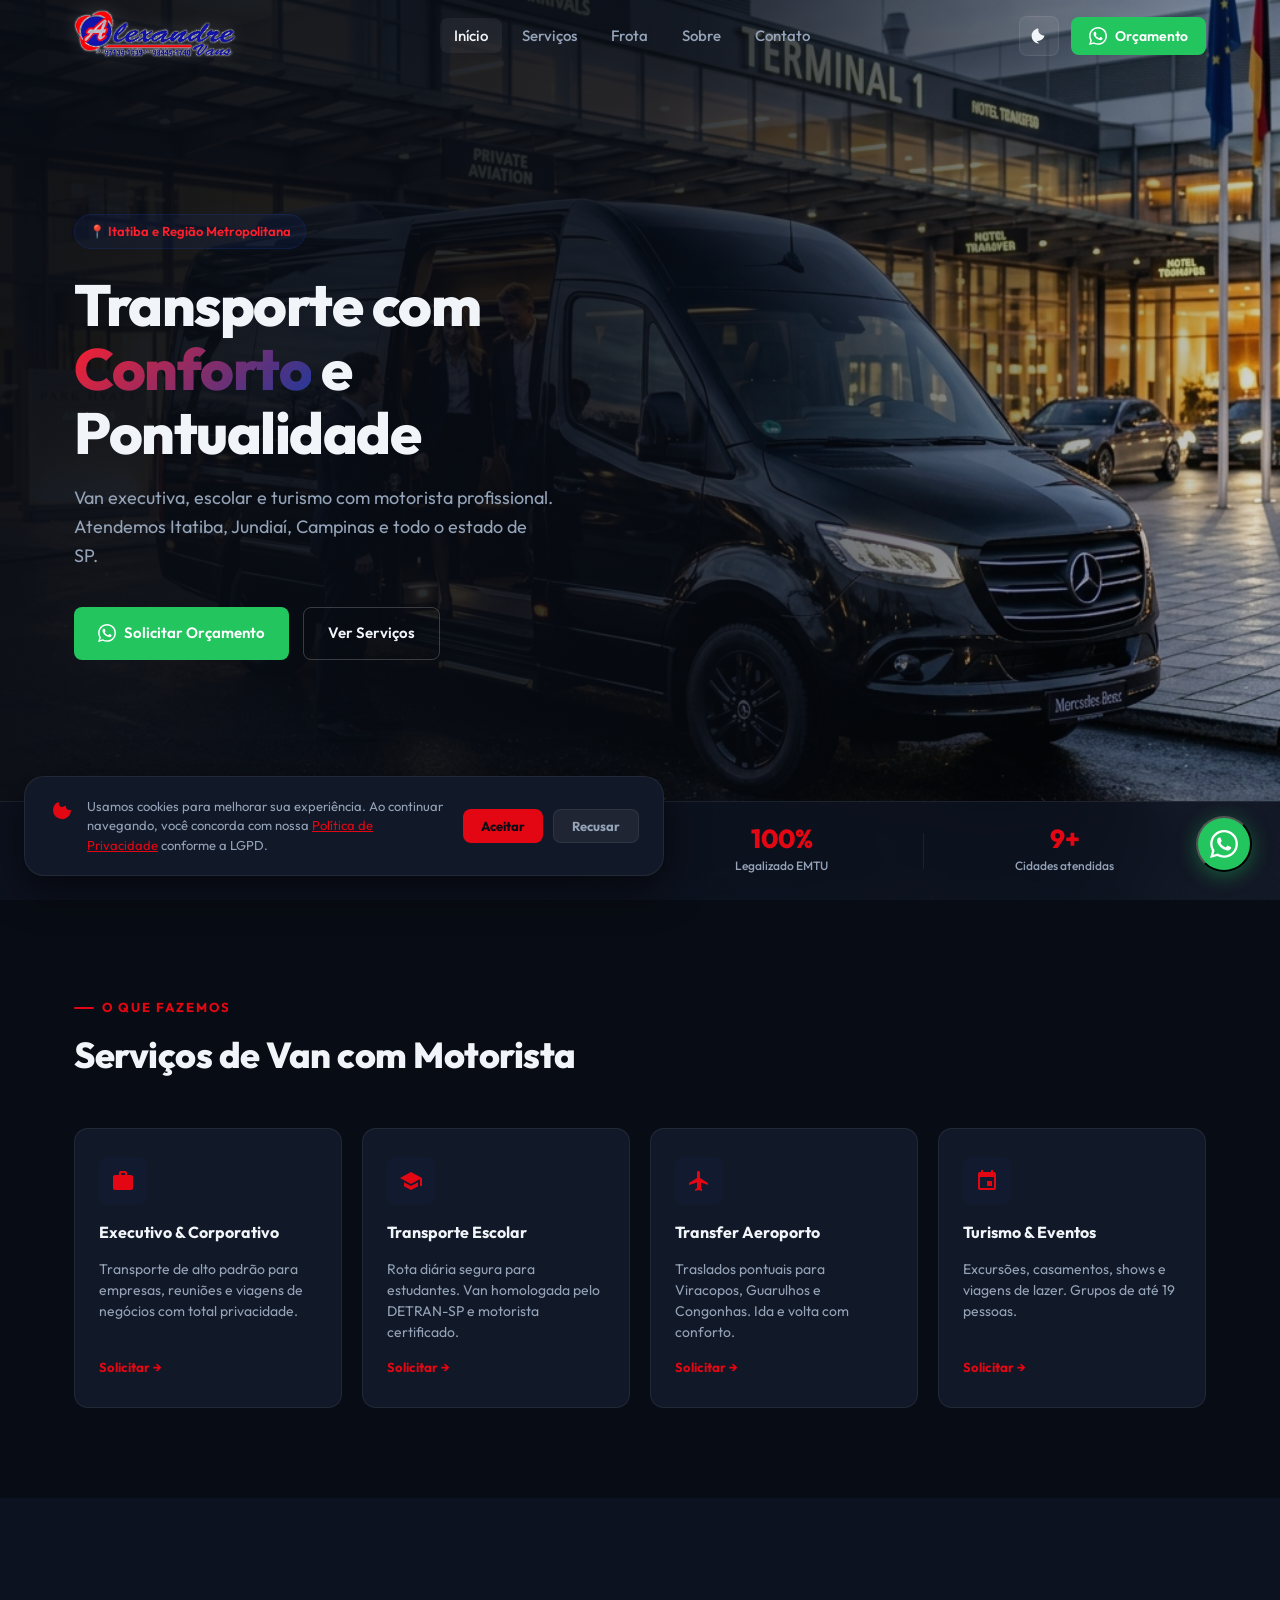
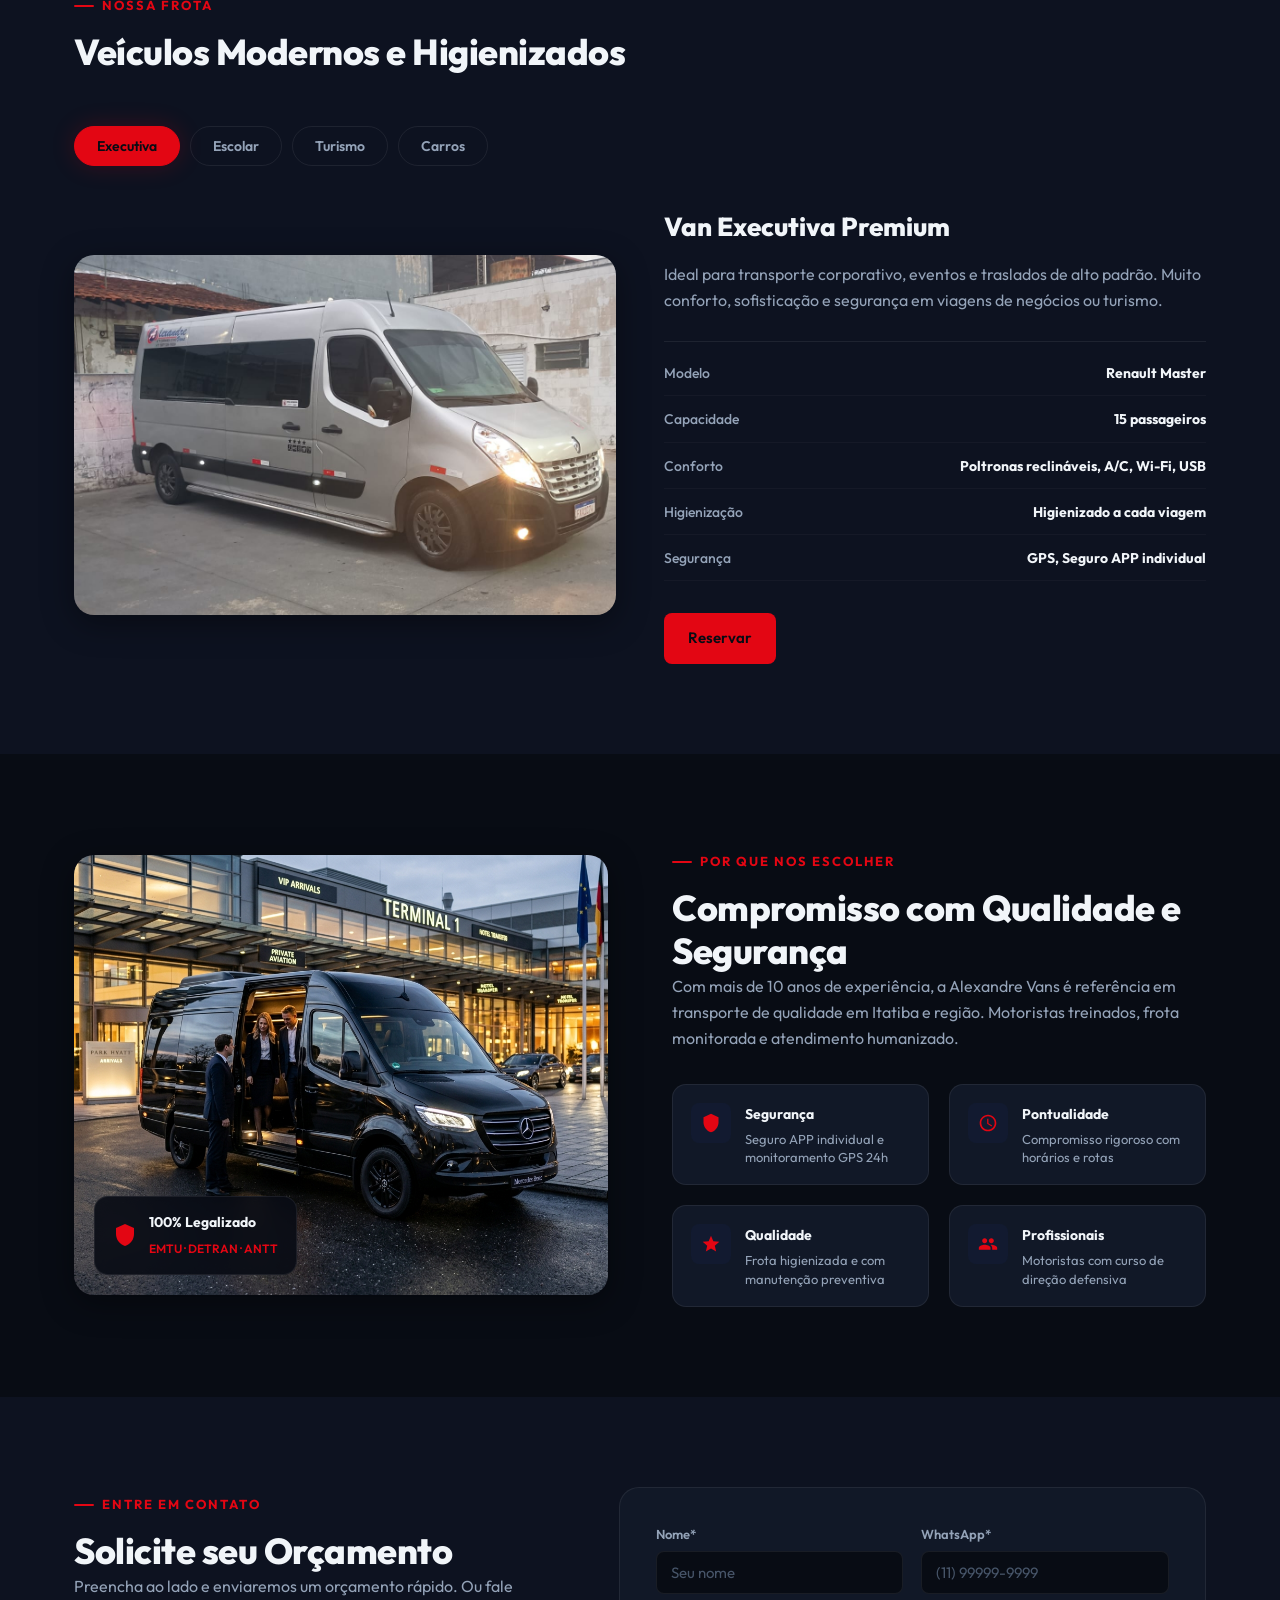
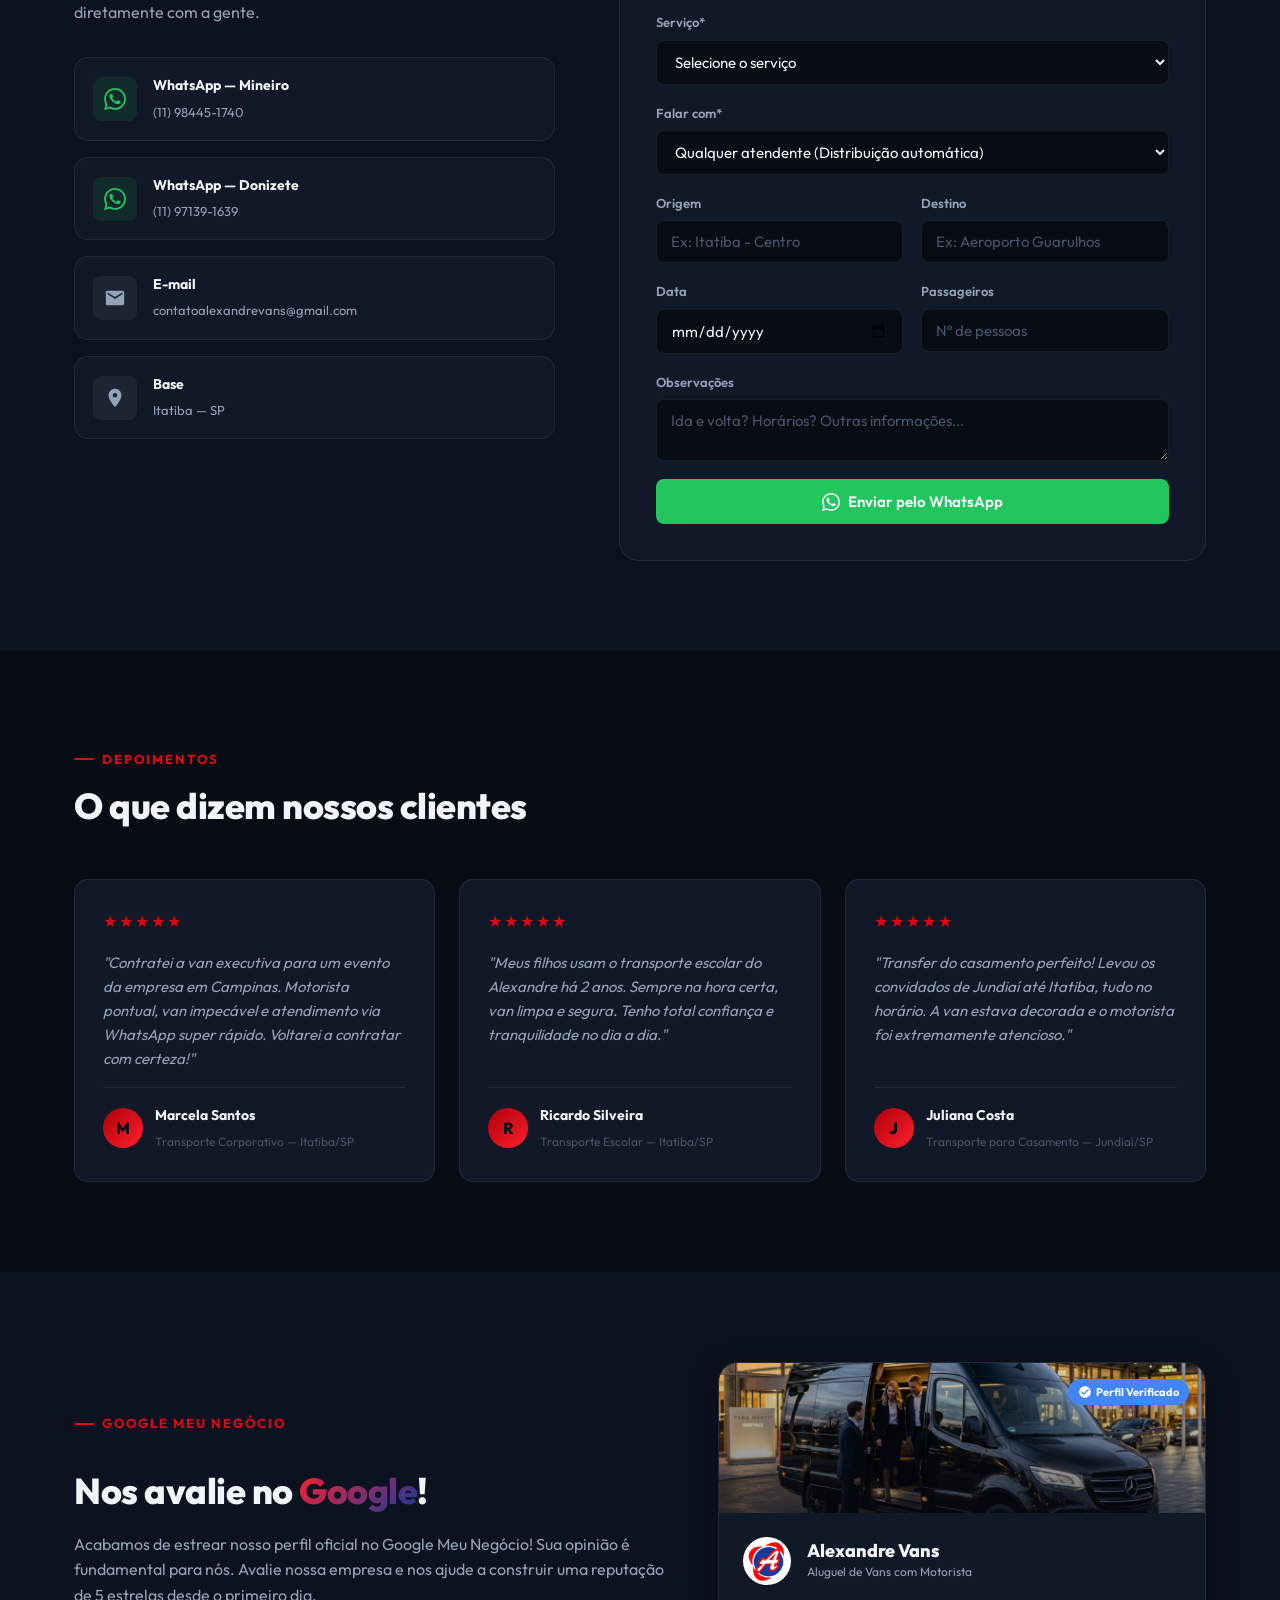
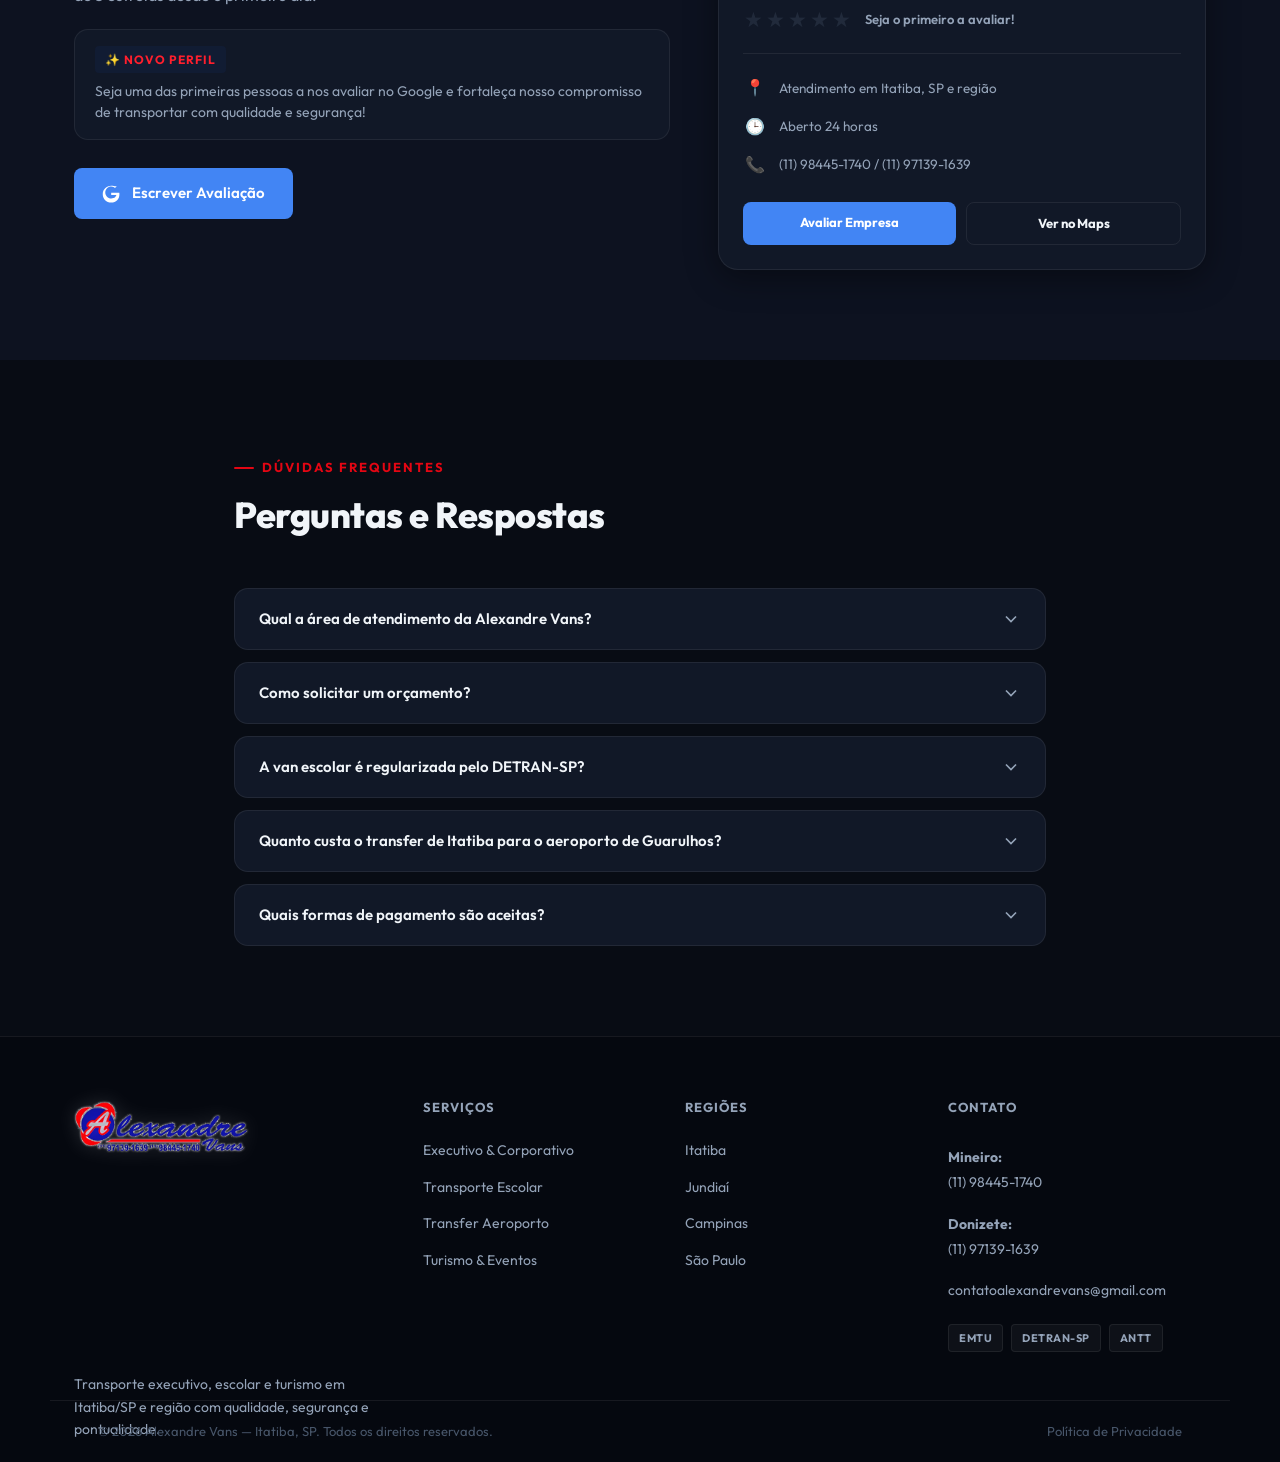
<file: index.html>
<!DOCTYPE html>
<html lang="pt-BR">
<head>
    <!-- Google tag (gtag.js) -->
    <script async src="https://www.googletagmanager.com/gtag/js?id=G-HDPV1HD0H0"></script>
    <script>
      window.dataLayer = window.dataLayer || [];
      function gtag(){dataLayer.push(arguments);}
      gtag('js', new Date());

      gtag('config', 'G-HDPV1HD0H0');
    </script>
    <meta charset="UTF-8">
    <meta name="viewport" content="width=device-width, initial-scale=1.0">
    <meta name="description" content="Aluguel de vans em Itatiba SP com motorista. Transporte executivo, traslados para aeroportos, eventos e transporte escolar. Pontualidade e segurança garantidas. Orçamento via WhatsApp!">
    <meta name="keywords" content="aluguel de vans itatiba, transporte executivo itatiba, van escolar itatiba, traslado aeroporto itatiba, fretamento vans itatiba sp, van para eventos itatiba, transporte universitário itatiba">
    <meta name="author" content="Alexandre Vans - Itatiba SP">
    <meta name="robots" content="index, follow">
    <meta name="theme-color" content="#0b0f19">

    <!-- Favicon -->
    <link rel="icon" type="image/png" href="images/favicon.png">
    <link rel="alternate icon" href="images/favicon.png">
    <link rel="apple-touch-icon" href="images/favicon.png">

    <!-- Canonical -->
    <link rel="canonical" href="https://www.alexandrevans.com.br/">

    <!-- Open Graph -->
    <meta property="og:type" content="website">
    <meta property="og:url" content="https://www.alexandrevans.com.br/">
    <meta property="og:title" content="Alexandre Vans | Transporte Executivo, Escolar e Turismo em Itatiba SP">
    <meta property="og:description" content="Aluguel de vans com motorista em Itatiba e região. Executivo, escolar e turismo. Frota moderna, pontualidade e total segurança.">
    <meta property="og:image" content="https://www.alexandrevans.com.br/images/van_executiva.png">
    <meta property="og:locale" content="pt_BR">

    <!-- Twitter Card -->
    <meta name="twitter:card" content="summary_large_image">
    <meta name="twitter:title" content="Alexandre Vans | Transporte em Itatiba SP">
    <meta name="twitter:description" content="Aluguel de vans com motorista para executivo, escolar e turismo em Itatiba/SP.">
    <meta name="twitter:image" content="https://www.alexandrevans.com.br/images/van_executiva.png">

    <title>Alexandre Vans | Transporte Executivo, Escolar e Turismo em Itatiba SP</title>

    <!-- Google Fonts -->
    <link rel="preconnect" href="https://fonts.googleapis.com">
    <link rel="preconnect" href="https://fonts.gstatic.com" crossorigin>
    <link href="https://fonts.googleapis.com/css2?family=Outfit:wght@300;400;500;600;700;800&display=swap" rel="stylesheet">

    <link rel="stylesheet" href="style.css">

    <!-- SEO: LocalBusiness + Service Schema -->
    <script type="application/ld+json">
    {
      "@context": "https://schema.org",
      "@graph": [
        {
          "@type": "LocalBusiness",
          "@id": "https://www.alexandrevans.com.br/#business",
          "name": "Alexandre Vans",
          "legalName": "Alexandre Vans - Transporte Executivo e Escolar",
          "image": "https://www.alexandrevans.com.br/images/van_executiva.png",
          "logo": "https://www.alexandrevans.com.br/images/van_executiva.png",
          "telephone": "+5511984451740",
          "email": "contatoalexandrevans@gmail.com",
          "url": "https://www.alexandrevans.com.br",
          "priceRange": "$$",
          "currenciesAccepted": "BRL",
          "paymentAccepted": "Cash, PIX, Credit Card",
          "address": {
            "@type": "PostalAddress",
            "streetAddress": "Centro",
            "addressLocality": "Itatiba",
            "addressRegion": "SP",
            "postalCode": "13250-000",
            "addressCountry": "BR"
          },
          "geo": {
            "@type": "GeoCoordinates",
            "latitude": -23.0039,
            "longitude": -46.8407
          },
          "openingHoursSpecification": [{
            "@type": "OpeningHoursSpecification",
            "dayOfWeek": ["Monday","Tuesday","Wednesday","Thursday","Friday","Saturday","Sunday"],
            "opens": "00:00",
            "closes": "23:59"
          }],
          "areaServed": [
            {"@type": "City", "name": "Itatiba", "sameAs": "https://www.wikidata.org/wiki/Q1145174"},
            {"@type": "City", "name": "Jundiaí"},
            {"@type": "City", "name": "Louveira"},
            {"@type": "City", "name": "Vinhedo"},
            {"@type": "City", "name": "Valinhos"},
            {"@type": "City", "name": "Campinas"},
            {"@type": "City", "name": "Atibaia"},
            {"@type": "City", "name": "Bragança Paulista"},
            {"@type": "City", "name": "São Paulo"}
          ],
          "hasOfferCatalog": {
            "@type": "OfferCatalog",
            "name": "Serviços de Van com Motorista",
            "itemListElement": [
              {"@type": "Offer", "itemOffered": {"@type": "Service", "name": "Transporte Executivo e Corporativo em Itatiba SP"}},
              {"@type": "Offer", "itemOffered": {"@type": "Service", "name": "Transporte Escolar em Itatiba SP"}},
              {"@type": "Offer", "itemOffered": {"@type": "Service", "name": "Transfer para Aeroporto Viracopos, Guarulhos e Congonhas"}},
              {"@type": "Offer", "itemOffered": {"@type": "Service", "name": "Fretamento de Van para Turismo e Excursões"}},
              {"@type": "Offer", "itemOffered": {"@type": "Service", "name": "Van para Eventos, Shows e Casamentos"}}
            ]
          },
          "description": "Alexandre Vans oferece aluguel de vans com motorista em Itatiba/SP e região. Especializado em transporte executivo corporativo, transporte escolar, traslados para aeroportos de Viracopos, Guarulhos e Congonhas, turismo e eventos.",
          "sameAs": [
            "https://www.instagram.com/alexandrevans",
            "https://wa.me/5511984451740"
          ]
        },
        {
          "@type": "FAQPage",
          "mainEntity": [
            {
              "@type": "Question",
              "name": "Qual a área de atendimento da Alexandre Vans?",
              "acceptedAnswer": {"@type": "Answer", "text": "Atendemos Itatiba, Jundiaí, Louveira, Vinhedo, Valinhos, Campinas, Atibaia, Bragança Paulista, São Paulo e região metropolitana."}
            },
            {
              "@type": "Question",
              "name": "Como solicitar orçamento para aluguel de van em Itatiba?",
              "acceptedAnswer": {"@type": "Answer", "text": "Você pode solicitar um orçamento diretamente pelos WhatsApps (11) 98445-1740 (Mineiro) ou (11) 97139-1639 (Donizete), ou pelo formulário do site, disponível 24 horas por dia."}
            },
            {
              "@type": "Question",
              "name": "A Alexandre Vans oferece transporte escolar em Itatiba?",
              "acceptedAnswer": {"@type": "Answer", "text": "Sim, oferecemos transporte escolar diário em Itatiba com vans homologadas pelo DETRAN-SP e motoristas certificados para condução de escolares."}
            }
          ]
        }
      ]
    }
    </script>
</head>
<body>

    <!-- Header -->
    <header class="header" id="header">
        <div class="container header-container">

            <!-- Logo com imagem da marca -->
            <a href="#inicio" class="logo-brand" id="logo-link">
                <img src="images/logo.png" alt="Alexandre Vans Logo" class="logo-img">
            </a>

            <!-- Desktop Nav -->
            <nav class="nav" id="main-nav" aria-label="Navegação principal">
                <ul class="nav-list">
                    <li><a href="#inicio" class="nav-link">Início</a></li>
                    <li><a href="#servicos" class="nav-link">Serviços</a></li>
                    <li><a href="#frota" class="nav-link">Frota</a></li>
                    <li><a href="#sobre" class="nav-link">Sobre</a></li>
                    <li><a href="#contato" class="nav-link">Contato</a></li>
                </ul>
            </nav>

            <div class="header-actions">
                <!-- Theme Toggle Button -->
                <button class="theme-toggle" id="theme-toggle" aria-label="Alternar tema">
                    <svg class="sun-icon" viewBox="0 0 24 24" fill="none" stroke="currentColor" stroke-width="2" stroke-linecap="round" stroke-linejoin="round"><circle cx="12" cy="12" r="4"></circle><path d="M12 2v2M12 20v2M4.93 4.93l1.41 1.41M17.66 17.66l1.41 1.41M2 12h2M20 12h2M6.34 17.66l-1.41 1.41M19.07 4.93l-1.41 1.41"></path></svg>
                    <svg class="moon-icon" viewBox="0 0 24 24" fill="currentColor"><path d="M12.3 22h-.1c-5.5 0-10-4.5-10-10 0-4.8 3.5-9 8.3-9.9.5-.1.9.3.8.8-.4 2.1.2 4.3 1.6 5.9 1.4 1.7 3.6 2.6 5.8 2.4.5 0 .8.5.6.9-1.2 3.8-4.7 6.4-8.8 6.4-1 .1-1.9-.3-1.9-.3z"></path></svg>
                </button>
                <!-- WhatsApp Dropdown -->
                <div class="whatsapp-dropdown-container">
                    <button class="btn btn-whatsapp header-whatsapp" id="whatsapp-dropdown-toggle" aria-label="Contatos WhatsApp">
                        <svg viewBox="0 0 24 24" fill="currentColor"><path d="M.057 24l1.687-6.163c-1.041-1.804-1.588-3.849-1.587-5.946.003-6.556 5.338-11.891 11.893-11.891 3.181.001 6.167 1.24 8.413 3.488 2.245 2.248 3.481 5.236 3.48 8.414-.003 6.557-5.338 11.892-11.893 11.892-1.99-.001-3.951-.5-5.688-1.448L.057 24zm6.597-3.807c1.676.995 3.276 1.591 5.392 1.592 5.448 0 9.886-4.434 9.889-9.885.002-5.462-4.415-9.89-9.881-9.892-5.452 0-9.887 4.434-9.889 9.884-.001 2.225.651 3.891 1.746 5.634l-.999 3.648 3.742-.981zm11.387-5.464c-.074-.124-.272-.198-.57-.347-.297-.149-1.758-.868-2.031-.967-.272-.099-.47-.149-.669.149-.198.297-.768.967-.941 1.165-.173.198-.347.223-.644.074-.297-.149-1.255-.462-2.39-1.475-.883-.788-1.48-1.761-1.653-2.059-.173-.297-.018-.458.13-.606.134-.133.297-.347.446-.521.151-.172.2-.296.3-.495.099-.198.05-.372-.025-.521-.075-.148-.669-1.611-.916-2.206-.242-.579-.487-.501-.669-.51l-.57-.01c-.198 0-.52.074-.792.372s-1.04 1.016-1.04 2.479 1.065 2.876 1.213 3.074c.149.198 2.095 3.2 5.076 4.487.709.306 1.263.489 1.694.626.712.226 1.36.194 1.872.118.571-.085 1.758-.719 2.006-1.413.248-.695.248-1.29.173-1.414z"/></svg>
                        Orçamento
                    </button>
                    <div class="whatsapp-dropdown-menu" id="whatsapp-dropdown">
                        <a href="https://wa.me/5511984451740?text=Ol%C3%A1!%20Acessei%20o%20site%20da%20Alexandre%20Vans%20e%20gostaria%20de%20solicitar%20um%20or%C3%A7amento%20para%20transporte%20de%20van.%20Poderiam%20me%20ajudar%3F" target="_blank" rel="noopener">
                            <span class="dropdown-name">Mineiro</span>
                            <span class="dropdown-phone">(11) 98445-1740</span>
                        </a>
                        <a href="https://wa.me/5511971391639?text=Ol%C3%A1!%20Acessei%20o%20site%20da%20Alexandre%20Vans%20e%20gostaria%20de%20solicitar%20um%20or%C3%A7amento%20para%20transporte%20de%20van.%20Poderiam%20me%20ajudar%3F" target="_blank" rel="noopener">
                            <span class="dropdown-name">Donizete</span>
                            <span class="dropdown-phone">(11) 97139-1639</span>
                        </a>
                    </div>
                </div>
                <button class="menu-toggle" id="menu-toggle" aria-label="Abrir menu" aria-expanded="false">
                    <span></span><span></span><span></span>
                </button>
            </div>
        </div>
    </header>

    <!-- Mobile Nav Drawer -->
    <div class="mobile-nav-drawer" id="mobile-drawer" aria-hidden="true">
        <div class="mobile-nav-inner">
            <div class="mobile-nav-header">
                <a href="#inicio" class="logo-brand">
                    <img src="images/logo.png" alt="Alexandre Vans Logo" class="logo-img" style="height: 40px;">
                </a>
                <button class="drawer-close" id="drawer-close" aria-label="Fechar menu">
                    <svg viewBox="0 0 24 24" fill="none" stroke="currentColor" stroke-width="2"><path d="M18 6L6 18M6 6l12 12"/></svg>
                </button>
            </div>
            <nav>
                <ul class="mobile-nav-list">
                    <li><a href="#inicio" class="mobile-nav-link">Início</a></li>
                    <li><a href="#servicos" class="mobile-nav-link">Serviços</a></li>
                    <li><a href="#frota" class="mobile-nav-link">Frota</a></li>
                    <li><a href="#sobre" class="mobile-nav-link">Sobre</a></li>
                    <li><a href="#contato" class="mobile-nav-link">Contato</a></li>
                </ul>
            </nav>
            <div class="mobile-whatsapp-container" style="display:flex; flex-direction:column; gap:10px; padding:0 24px; width:100%;">
                <a href="https://wa.me/5511984451740?text=Ol%C3%A1!%20Acessei%20o%20site%20da%20Alexandre%20Vans%20e%20gostaria%20de%20solicitar%20um%20or%C3%A7amento%20para%20transporte%20de%20van.%20Poderiam%20me%20ajudar%3F" class="btn btn-whatsapp mobile-whatsapp-btn" target="_blank" rel="noopener" style="justify-content:center;">
                    <svg viewBox="0 0 24 24" fill="currentColor" style="width:18px; height:18px; margin-right:4px;"><path d="M.057 24l1.687-6.163c-1.041-1.804-1.588-3.849-1.587-5.946.003-6.556 5.338-11.891 11.893-11.891 3.181.001 6.167 1.24 8.413 3.488 2.245 2.248 3.481 5.236 3.48 8.414-.003 6.557-5.338 11.892-11.893 11.892-1.99-.001-3.951-.5-5.688-1.448L.057 24zm6.597-3.807c1.676.995 3.276 1.591 5.392 1.592 5.448 0 9.886-4.434 9.889-9.885.002-5.462-4.415-9.89-9.881-9.892-5.452 0-9.887 4.434-9.889 9.884-.001 2.225.651 3.891 1.746 5.634l-.999 3.648 3.742-.981zm11.387-5.464c-.074-.124-.272-.198-.57-.347-.297-.149-1.758-.868-2.031-.967-.272-.099-.47-.149-.669.149-.198.297-.768.967-.941 1.165-.173.198-.347.223-.644.074-.297-.149-1.255-.462-2.39-1.475-.883-.788-1.48-1.761-1.653-2.059-.173-.297-.018-.458.13-.606.134-.133.297-.347.446-.521.151-.172.2-.296.3-.495.099-.198.05-.372-.025-.521-.075-.148-.669-1.611-.916-2.206-.242-.579-.487-.501-.669-.51l-.57-.01c-.198 0-.52.074-.792.372s-1.04 1.016-1.04 2.479 1.065 2.876 1.213 3.074c.149.198 2.095 3.2 5.076 4.487.709.306 1.263.489 1.694.626.712.226 1.36.194 1.872.118.571-.085 1.758-.719 2.006-1.413.248-.695.248-1.29.173-1.414z"/></svg>
                    WhatsApp Mineiro
                </a>
                <a href="https://wa.me/5511971391639?text=Ol%C3%A1!%20Acessei%20o%20site%20da%20Alexandre%20Vans%20e%20gostaria%20de%20solicitar%20um%20or%C3%A7amento%20para%20transporte%20de%20van.%20Poderiam%20me%20ajudar%3F" class="btn btn-whatsapp mobile-whatsapp-btn" target="_blank" rel="noopener" style="justify-content:center; margin-top:8px;">
                    <svg viewBox="0 0 24 24" fill="currentColor" style="width:18px; height:18px; margin-right:4px;"><path d="M.057 24l1.687-6.163c-1.041-1.804-1.588-3.849-1.587-5.946.003-6.556 5.338-11.891 11.893-11.891 3.181.001 6.167 1.24 8.413 3.488 2.245 2.248 3.481 5.236 3.48 8.414-.003 6.557-5.338 11.892-11.893 11.892-1.99-.001-3.951-.5-5.688-1.448L.057 24zm6.597-3.807c1.676.995 3.276 1.591 5.392 1.592 5.448 0 9.886-4.434 9.889-9.885.002-5.462-4.415-9.89-9.881-9.892-5.452 0-9.887 4.434-9.889 9.884-.001 2.225.651 3.891 1.746 5.634l-.999 3.648 3.742-.981zm11.387-5.464c-.074-.124-.272-.198-.57-.347-.297-.149-1.758-.868-2.031-.967-.272-.099-.47-.149-.669.149-.198.297-.768.967-.941 1.165-.173.198-.347.223-.644.074-.297-.149-1.255-.462-2.39-1.475-.883-.788-1.48-1.761-1.653-2.059-.173-.297-.018-.458.13-.606.134-.133.297-.347.446-.521.151-.172.2-.296.3-.495.099-.198.05-.372-.025-.521-.075-.148-.669-1.611-.916-2.206-.242-.579-.487-.501-.669-.51l-.57-.01c-.198 0-.52.074-.792.372s-1.04 1.016-1.04 2.479 1.065 2.876 1.213 3.074c.149.198 2.095 3.2 5.076 4.487.709.306 1.263.489 1.694.626.712.226 1.36.194 1.872.118.571-.085 1.758-.719 2.006-1.413.248-.695.248-1.29.173-1.414z"/></svg>
                    WhatsApp Donizete
                </a>
            </div>
        </div>
    </div>
    <div class="mobile-nav-overlay" id="mobile-overlay"></div>

    <main>
        <!-- Hero -->
        <section id="inicio" class="hero-section">
            <div class="hero-bg-overlay"></div>
            <div class="container hero-container">
                <div class="hero-content reveal">
                    <span class="hero-badge">📍 Itatiba e Região Metropolitana</span>
                    <h1 class="hero-title">Transporte com <span class="highlight">Conforto</span> e Pontualidade</h1>
                    <p class="hero-subtitle">Van executiva, escolar e turismo com motorista profissional. Atendemos Itatiba, Jundiaí, Campinas e todo o estado de SP.</p>
                    <div class="hero-actions">
                        <a href="#contato" class="btn btn-whatsapp">
                            <svg viewBox="0 0 24 24" fill="currentColor"><path d="M.057 24l1.687-6.163c-1.041-1.804-1.588-3.849-1.587-5.946.003-6.556 5.338-11.891 11.893-11.891 3.181.001 6.167 1.24 8.413 3.488 2.245 2.248 3.481 5.236 3.48 8.414-.003 6.557-5.338 11.892-11.893 11.892-1.99-.001-3.951-.5-5.688-1.448L.057 24zm6.597-3.807c1.676.995 3.276 1.591 5.392 1.592 5.448 0 9.886-4.434 9.889-9.885.002-5.462-4.415-9.89-9.881-9.892-5.452 0-9.887 4.434-9.889 9.884-.001 2.225.651 3.891 1.746 5.634l-.999 3.648 3.742-.981zm11.387-5.464c-.074-.124-.272-.198-.57-.347-.297-.149-1.758-.868-2.031-.967-.272-.099-.47-.149-.669.149-.198.297-.768.967-.941 1.165-.173.198-.347.223-.644.074-.297-.149-1.255-.462-2.39-1.475-.883-.788-1.48-1.761-1.653-2.059-.173-.297-.018-.458.13-.606.134-.133.297-.347.446-.521.151-.172.2-.296.3-.495.099-.198.05-.372-.025-.521-.075-.148-.669-1.611-.916-2.206-.242-.579-.487-.501-.669-.51l-.57-.01c-.198 0-.52.074-.792.372s-1.04 1.016-1.04 2.479 1.065 2.876 1.213 3.074c.149.198 2.095 3.2 5.076 4.487.709.306 1.263.489 1.694.626.712.226 1.36.194 1.872.118.571-.085 1.758-.719 2.006-1.413.248-.695.248-1.29.173-1.414z"/></svg>
                            Solicitar Orçamento
                        </a>
                        <a href="#servicos" class="btn btn-outline">Ver Serviços</a>
                    </div>
                </div>
            </div>
            <!-- Stats Bar -->
            <div class="stats-bar">
                <div class="container stats-container">
                    <div class="stat-item">
                        <span class="stat-num">10+</span>
                        <span class="stat-label">Anos de experiência</span>
                    </div>
                    <div class="stat-divider"></div>
                    <div class="stat-item">
                        <span class="stat-num">24h</span>
                        <span class="stat-label">Atendimento</span>
                    </div>
                    <div class="stat-divider"></div>
                    <div class="stat-item">
                        <span class="stat-num">100%</span>
                        <span class="stat-label">Legalizado EMTU</span>
                    </div>
                    <div class="stat-divider"></div>
                    <div class="stat-item">
                        <span class="stat-num">9+</span>
                        <span class="stat-label">Cidades atendidas</span>
                    </div>
                </div>
            </div>
        </section>

        <!-- Services -->
        <section id="servicos" class="section-padding">
            <div class="container">
                <div class="section-header reveal">
                    <span class="section-tag">O que fazemos</span>
                    <h2 class="section-title">Serviços de Van com Motorista</h2>
                </div>
                <div class="services-grid">
                    <div class="service-card reveal">
                        <div class="service-icon">
                            <svg viewBox="0 0 24 24" fill="currentColor"><path d="M20 6h-4V4c0-1.11-.89-2-2-2h-4c-1.11 0-2 .89-2 2v2H4c-1.11 0-2 .89-2 2v11c0 1.11.89 2 2 2h16c1.11 0 2-.89 2-2V8c0-1.11-.89-2-2-2zm-6 0h-4V4h4v2z"/></svg>
                        </div>
                        <h3>Executivo &amp; Corporativo</h3>
                        <p>Transporte de alto padrão para empresas, reuniões e viagens de negócios com total privacidade.</p>
                        <a href="#contato" class="service-link" data-service="Executivo">Solicitar →</a>
                    </div>
                    <div class="service-card reveal" style="--delay: 0.1s">
                        <div class="service-icon">
                            <svg viewBox="0 0 24 24" fill="currentColor"><path d="M12 3L1 9l11 6 9-4.91V17h2V9L12 3zM5 13.18v4L12 21l7-3.82v-4L12 17l-7-3.82z"/></svg>
                        </div>
                        <h3>Transporte Escolar</h3>
                        <p>Rota diária segura para estudantes. Van homologada pelo DETRAN-SP e motorista certificado.</p>
                        <a href="#contato" class="service-link" data-service="Escolar">Solicitar →</a>
                    </div>
                    <div class="service-card reveal" style="--delay: 0.2s">
                        <div class="service-icon">
                            <svg viewBox="0 0 24 24" fill="currentColor"><path d="M21 16v-2l-8-5V3.5c0-.83-.67-1.5-1.5-1.5S10 2.67 10 3.5V9l-8 5v2l8-2.5V19l-2 1.5V22l3.5-1 3.5 1v-1.5L14 19v-5.5l7 2.5z"/></svg>
                        </div>
                        <h3>Transfer Aeroporto</h3>
                        <p>Traslados pontuais para Viracopos, Guarulhos e Congonhas. Ida e volta com conforto.</p>
                        <a href="#contato" class="service-link" data-service="Traslado">Solicitar →</a>
                    </div>
                    <div class="service-card reveal" style="--delay: 0.3s">
                        <div class="service-icon">
                            <svg viewBox="0 0 24 24" fill="currentColor"><path d="M17 12h-5v5h5v-5zM16 1v2H8V1H6v2H5c-1.11 0-1.99.9-1.99 2L3 19c0 1.1.89 2 2 2h14c1.1 0 2-.9 2-2V5c0-1.1-.9-2-2-2h-1V1h-2zm3 18H5V8h14v11z"/></svg>
                        </div>
                        <h3>Turismo &amp; Eventos</h3>
                        <p>Excursões, casamentos, shows e viagens de lazer. Grupos de até 19 pessoas.</p>
                        <a href="#contato" class="service-link" data-service="Turismo">Solicitar →</a>
                    </div>
                </div>
            </div>
        </section>

        <!-- Fleet Section -->
        <section id="frota" class="section-padding section-alt">
            <div class="container">
                <div class="section-header reveal">
                    <span class="section-tag">Nossa Frota</span>
                    <h2 class="section-title">Veículos Modernos e Higienizados</h2>
                </div>

                <div class="fleet-tabs reveal">
                    <button class="tab-btn active" data-target="executiva">Executiva</button>
                    <button class="tab-btn" data-target="escolar">Escolar</button>
                    <button class="tab-btn" data-target="turismo">Turismo</button>
                    <button class="tab-btn" data-target="carros">Carros</button>
                </div>

                <div class="fleet-panels">
                    <div class="fleet-panel active" id="fleet-executiva">
                        <div class="fleet-panel-img">
                            <img src="images/executivo_6.jpeg" alt="Van Executiva Premium Alexandre Vans" loading="lazy">
                        </div>
                        <div class="fleet-panel-info">
                            <h3>Van Executiva Premium</h3>
                            <p>Ideal para transporte corporativo, eventos e traslados de alto padrão. Muito conforto, sofisticação e segurança em viagens de negócios ou turismo.</p>
                            <ul class="fleet-specs">
                                <li><span>Modelo</span><strong>Renault Master</strong></li>
                                <li><span>Capacidade</span><strong>15 passageiros</strong></li>
                                <li><span>Conforto</span><strong>Poltronas reclináveis, A/C, Wi-Fi, USB</strong></li>
                                <li><span>Higienização</span><strong>Higienizado a cada viagem</strong></li>
                                <li><span>Segurança</span><strong>GPS, Seguro APP individual</strong></li>
                            </ul>
                            <a href="#contato" class="btn btn-primary fleet-cta" data-fill-service="Executivo">Reservar</a>
                        </div>
                    </div>
                    <div class="fleet-panel" id="fleet-escolar">
                        <div class="fleet-panel-img">
                            <img src="images/escolar_3.jpeg" alt="Van Escolar Alexandre Vans Itatiba" loading="lazy">
                        </div>
                        <div class="fleet-panel-info">
                            <h3>Van Escolar Homologada</h3>
                            <p>Transporte diário de alunos com total segurança, higienização rigorosa e vistoria semestral aprovada pelo DETRAN-SP.</p>
                            <ul class="fleet-specs">
                                <li><span>Modelo</span><strong>Renault Master</strong></li>
                                <li><span>Capacidade</span><strong>15 alunos</strong></li>
                                <li><span>Regulamentação</span><strong>DETRAN-SP aprovado</strong></li>
                                <li><span>Segurança</span><strong>Cinto individual, A/C, Monitoramento</strong></li>
                                <li><span>Higienização</span><strong>Higienizado a cada viagem</strong></li>
                            </ul>
                            <a href="#contato" class="btn btn-primary fleet-cta" data-fill-service="Escolar">Contratar Rota</a>
                        </div>
                    </div>
                    <div class="fleet-panel" id="fleet-turismo">
                        <div class="fleet-panel-img">
                            <img src="images/van_turismo.png" alt="Van de Turismo Alexandre Vans" loading="lazy">
                        </div>
                        <div class="fleet-panel-info">
                            <h3>Van de Turismo e Lazer</h3>
                            <p>Ideal para excursões, casamentos, shows e viagens em família ou grupo. Amplo espaço interno e porta-malas estendido.</p>
                            <ul class="fleet-specs">
                                <li><span>Modelo</span><strong>Renault Master</strong></li>
                                <li><span>Capacidade</span><strong>15 passageiros</strong></li>
                                <li><span>Conforto</span><strong>Poltronas reclináveis, A/C, Wi-Fi, USB</strong></li>
                                <li><span>Higienização</span><strong>Higienizado a cada viagem</strong></li>
                                <li><span>Bagagem</span><strong>Porta-malas estendido</strong></li>
                            </ul>
                            <a href="#contato" class="btn btn-primary fleet-cta" data-fill-service="Turismo">Orçar Viagem</a>
                        </div>
                    </div>
                    <div class="fleet-panel" id="fleet-carros">
                        <div class="car-card">
                            <div class="fleet-panel-img">
                                <img src="images/doblo.jpeg" alt="Fiat Doblô Alexandre Vans" loading="lazy">
                            </div>
                            <div class="fleet-panel-info">
                                <h3>Fiat Doblô</h3>
                                <p>Ideal para viagens com menos pessoas, famílias ou traslados rápidos com conforto e excelente espaço interno.</p>
                                <ul class="fleet-specs">
                                    <li><span>Modelo</span><strong>Fiat Doblô</strong></li>
                                    <li><span>Capacidade</span><strong>7 lugares (6 passageiros)</strong></li>
                                    <li><span>Conforto</span><strong>Ar Condicionado, Espaço amplo</strong></li>
                                    <li><span>Higienização</span><strong>Higienizado a cada viagem</strong></li>
                                </ul>
                                <a href="#contato" class="btn btn-primary fleet-cta" data-fill-service="Viagem (Doblô)">Reservar Doblô</a>
                            </div>
                        </div>
                        <div class="car-card">
                            <div class="fleet-panel-img">
                                <img src="images/onix.jpeg" alt="Chevrolet Onix Alexandre Vans" loading="lazy">
                            </div>
                            <div class="fleet-panel-info">
                                <h3>Chevrolet Onix</h3>
                                <p>Perfeito para viagens individuais, casais ou pequenos traslados com total agilidade, conforto e economia.</p>
                                <ul class="fleet-specs">
                                    <li><span>Modelo</span><strong>Chevrolet Onix</strong></li>
                                    <li><span>Capacidade</span><strong>5 lugares (4 passageiros)</strong></li>
                                    <li><span>Conforto</span><strong>Ar Condicionado, Direção elétrica</strong></li>
                                    <li><span>Higienização</span><strong>Higienizado a cada viagem</strong></li>
                                </ul>
                                <a href="#contato" class="btn btn-primary fleet-cta" data-fill-service="Viagem (Onix)">Reservar Onix</a>
                            </div>
                        </div>
                    </div>
                </div>
            </div>
        </section>

        <!-- About / Differentials -->
        <section id="sobre" class="section-padding">
            <div class="container about-container">
                <div class="about-image reveal">
                    <img src="images/van_executiva.png" alt="Alexandre Vans - Transporte Itatiba SP" loading="lazy">
                    <div class="about-badge">
                        <svg viewBox="0 0 24 24" fill="currentColor"><path d="M12 1L3 5v6c0 5.55 3.84 10.74 9 12 5.16-1.26 9-6.45 9-12V5l-9-4z"/></svg>
                        <div>
                            <strong>100% Legalizado</strong>
                            <span>EMTU · DETRAN · ANTT</span>
                        </div>
                    </div>
                </div>
                <div class="about-content reveal">
                    <span class="section-tag">Por que nos escolher</span>
                    <h2 class="section-title">Compromisso com Qualidade e Segurança</h2>
                    <p>Com mais de 10 anos de experiência, a Alexandre Vans é referência em transporte de qualidade em Itatiba e região. Motoristas treinados, frota monitorada e atendimento humanizado.</p>

                    <div class="diff-grid">
                        <div class="diff-item">
                            <div class="diff-icon">
                                <svg viewBox="0 0 24 24" fill="currentColor"><path d="M12 1L3 5v6c0 5.55 3.84 10.74 9 12 5.16-1.26 9-6.45 9-12V5l-9-4z"/></svg>
                            </div>
                            <div>
                                <h4>Segurança</h4>
                                <p>Seguro APP individual e monitoramento GPS 24h</p>
                            </div>
                        </div>
                        <div class="diff-item">
                            <div class="diff-icon">
                                <svg viewBox="0 0 24 24" fill="currentColor"><path d="M12 2C6.48 2 2 6.48 2 12s4.48 10 10 10 10-4.48 10-10S17.52 2 12 2zm0 18c-4.41 0-8-3.59-8-8s3.59-8 8-8 8 3.59 8 8-3.59 8-8 8zm.5-13H11v6l5.25 3.15.75-1.23-4.5-2.67V7z"/></svg>
                            </div>
                            <div>
                                <h4>Pontualidade</h4>
                                <p>Compromisso rigoroso com horários e rotas</p>
                            </div>
                        </div>
                        <div class="diff-item">
                            <div class="diff-icon">
                                <svg viewBox="0 0 24 24" fill="currentColor"><path d="M12 17.27L18.18 21l-1.64-7.03L22 9.24l-7.19-.61L12 2 9.19 8.63 2 9.24l5.46 4.73L5.82 21z"/></svg>
                            </div>
                            <div>
                                <h4>Qualidade</h4>
                                <p>Frota higienizada e com manutenção preventiva</p>
                            </div>
                        </div>
                        <div class="diff-item">
                            <div class="diff-icon">
                                <svg viewBox="0 0 24 24" fill="currentColor"><path d="M16 11c1.66 0 2.99-1.34 2.99-3S17.66 5 16 5c-1.66 0-3 1.34-3 3s1.34 3 3 3zm-8 0c1.66 0 2.99-1.34 2.99-3S9.66 5 8 5C6.34 5 5 6.34 5 8s1.34 3 3 3zm0 2c-2.33 0-7 1.17-7 3.5V19h14v-2.5c0-2.33-4.67-3.5-7-3.5zm8 0c-.29 0-.62.02-.97.05 1.16.84 1.97 1.97 1.97 3.45V19h6v-2.5c0-2.33-4.67-3.5-7-3.5z"/></svg>
                            </div>
                            <div>
                                <h4>Profissionais</h4>
                                <p>Motoristas com curso de direção defensiva</p>
                            </div>
                        </div>
                    </div>
                </div>
            </div>
        </section>

        <!-- Contact / Quote Form -->
        <section id="contato" class="section-padding section-alt">
            <div class="container contact-container">
                <div class="contact-info reveal">
                    <span class="section-tag">Entre em contato</span>
                    <h2 class="section-title">Solicite seu Orçamento</h2>
                    <p>Preencha ao lado e enviaremos um orçamento rápido. Ou fale diretamente com a gente.</p>

                    <div class="contact-items">
                        <a href="https://wa.me/5511984451740?text=Ol%C3%A1!%20Acessei%20o%20site%20da%20Alexandre%20Vans%20e%20gostaria%20de%20solicitar%20um%20or%C3%A7amento%20para%20transporte%20de%20van.%20Poderiam%20me%20ajudar%3F" class="contact-item-link" target="_blank" rel="noopener">
                            <div class="contact-item">
                                <div class="contact-icon whatsapp-icon">
                                    <svg viewBox="0 0 24 24" fill="currentColor"><path d="M.057 24l1.687-6.163c-1.041-1.804-1.588-3.849-1.587-5.946.003-6.556 5.338-11.891 11.893-11.891 3.181.001 6.167 1.24 8.413 3.488 2.245 2.248 3.481 5.236 3.48 8.414-.003 6.557-5.338 11.892-11.893 11.892-1.99-.001-3.951-.5-5.688-1.448L.057 24zm6.597-3.807c1.676.995 3.276 1.591 5.392 1.592 5.448 0 9.886-4.434 9.889-9.885.002-5.462-4.415-9.89-9.881-9.892-5.452 0-9.887 4.434-9.889 9.884-.001 2.225.651 3.891 1.746 5.634l-.999 3.648 3.742-.981zm11.387-5.464c-.074-.124-.272-.198-.57-.347-.297-.149-1.758-.868-2.031-.967-.272-.099-.47-.149-.669.149-.198.297-.768.967-.941 1.165-.173.198-.347.223-.644.074-.297-.149-1.255-.462-2.39-1.475-.883-.788-1.48-1.761-1.653-2.059-.173-.297-.018-.458.13-.606.134-.133.297-.347.446-.521.151-.172.2-.296.3-.495.099-.198.05-.372-.025-.521-.075-.148-.669-1.611-.916-2.206-.242-.579-.487-.501-.669-.51l-.57-.01c-.198 0-.52.074-.792.372s-1.04 1.016-1.04 2.479 1.065 2.876 1.213 3.074c.149.198 2.095 3.2 5.076 4.487.709.306 1.263.489 1.694.626.712.226 1.36.194 1.872.118.571-.085 1.758-.719 2.006-1.413.248-.695.248-1.29.173-1.414z"/></svg>
                                </div>
                                <div>
                                    <strong>WhatsApp — Mineiro</strong>
                                    <span>(11) 98445-1740</span>
                                </div>
                            </div>
                        </a>
                        <a href="https://wa.me/5511971391639?text=Ol%C3%A1!%20Acessei%20o%20site%20da%20Alexandre%20Vans%20e%20gostaria%20de%20solicitar%20um%20or%C3%A7amento%20para%20transporte%20de%20van.%20Poderiam%20me%20ajudar%3F" class="contact-item-link" target="_blank" rel="noopener">
                            <div class="contact-item">
                                <div class="contact-icon whatsapp-icon">
                                    <svg viewBox="0 0 24 24" fill="currentColor"><path d="M.057 24l1.687-6.163c-1.041-1.804-1.588-3.849-1.587-5.946.003-6.556 5.338-11.891 11.893-11.891 3.181.001 6.167 1.24 8.413 3.488 2.245 2.248 3.481 5.236 3.48 8.414-.003 6.557-5.338 11.892-11.893 11.892-1.99-.001-3.951-.5-5.688-1.448L.057 24zm6.597-3.807c1.676.995 3.276 1.591 5.392 1.592 5.448 0 9.886-4.434 9.889-9.885.002-5.462-4.415-9.89-9.881-9.892-5.452 0-9.887 4.434-9.889 9.884-.001 2.225.651 3.891 1.746 5.634l-.999 3.648 3.742-.981zm11.387-5.464c-.074-.124-.272-.198-.57-.347-.297-.149-1.758-.868-2.031-.967-.272-.099-.47-.149-.669.149-.198.297-.768.967-.941 1.165-.173.198-.347.223-.644.074-.297-.149-1.255-.462-2.39-1.475-.883-.788-1.48-1.761-1.653-2.059-.173-.297-.018-.458.13-.606.134-.133.297-.347.446-.521.151-.172.2-.296.3-.495.099-.198.05-.372-.025-.521-.075-.148-.669-1.611-.916-2.206-.242-.579-.487-.501-.669-.51l-.57-.01c-.198 0-.52.074-.792.372s-1.04 1.016-1.04 2.479 1.065 2.876 1.213 3.074c.149.198 2.095 3.2 5.076 4.487.709.306 1.263.489 1.694.626.712.226 1.36.194 1.872.118.571-.085 1.758-.719 2.006-1.413.248-.695.248-1.29.173-1.414z"/></svg>
                                </div>
                                <div>
                                    <strong>WhatsApp — Donizete</strong>
                                    <span>(11) 97139-1639</span>
                                </div>
                            </div>
                        </a>
                        <a href="mailto:contatoalexandrevans@gmail.com" class="contact-item-link">
                            <div class="contact-item">
                                <div class="contact-icon">
                                    <svg viewBox="0 0 24 24" fill="currentColor"><path d="M20 4H4c-1.1 0-2 .9-2 2v12c0 1.1.9 2 2 2h16c1.1 0 2-.9 2-2V6c0-1.1-.9-2-2-2zm0 4l-8 5-8-5V6l8 5 8-5v2z"/></svg>
                                </div>
                                <div>
                                    <strong>E-mail</strong>
                                    <span>contatoalexandrevans@gmail.com</span>
                                </div>
                            </div>
                        </a>
                        <div class="contact-item">
                            <div class="contact-icon">
                                <svg viewBox="0 0 24 24" fill="currentColor"><path d="M12 2C8.13 2 5 5.13 5 9c0 5.25 7 13 7 13s7-7.75 7-13c0-3.87-3.13-7-7-7zm0 9.5c-1.38 0-2.5-1.12-2.5-2.5s1.12-2.5 2.5-2.5 2.5 1.12 2.5 2.5-1.12 2.5-2.5 2.5z"/></svg>
                            </div>
                            <div>
                                <strong>Base</strong>
                                <span>Itatiba — SP</span>
                            </div>
                        </div>
                    </div>
                </div>

                <form id="quote-form" class="contact-form reveal">
                    <div class="form-row">
                        <div class="form-group">
                            <label for="form-name">Nome*</label>
                            <input type="text" id="form-name" placeholder="Seu nome" required>
                        </div>
                        <div class="form-group">
                            <label for="form-phone">WhatsApp*</label>
                            <input type="tel" id="form-phone" placeholder="(11) 99999-9999" required>
                        </div>
                    </div>
                    <div class="form-group">
                        <label for="form-service">Serviço*</label>
                        <select id="form-service" required>
                            <option value="" disabled selected>Selecione o serviço</option>
                            <option value="Executivo">Transporte Executivo / Corporativo</option>
                            <option value="Escolar">Transporte Escolar</option>
                            <option value="Traslado">Transfer para Aeroporto</option>
                            <option value="Turismo">Viagem / Turismo</option>
                            <option value="Eventos">Eventos / Casamentos</option>
                            <option value="Outro">Outro</option>
                        </select>
                    </div>
                    <div class="form-group">
                        <label for="form-contact">Falar com*</label>
                        <select id="form-contact" required>
                            <option value="any" selected>Qualquer atendente (Distribuição automática)</option>
                            <option value="mineiro">Mineiro</option>
                            <option value="donizete">Donizete</option>
                        </select>
                    </div>
                    <div class="form-row">
                        <div class="form-group">
                            <label for="form-origin">Origem</label>
                            <input type="text" id="form-origin" placeholder="Ex: Itatiba - Centro">
                        </div>
                        <div class="form-group">
                            <label for="form-destination">Destino</label>
                            <input type="text" id="form-destination" placeholder="Ex: Aeroporto Guarulhos">
                        </div>
                    </div>
                    <div class="form-row">
                        <div class="form-group">
                            <label for="form-date">Data</label>
                            <input type="date" id="form-date">
                        </div>
                        <div class="form-group">
                            <label for="form-passengers">Passageiros</label>
                            <input type="number" id="form-passengers" min="1" max="50" placeholder="Nº de pessoas">
                        </div>
                    </div>
                    <div class="form-group">
                        <label for="form-message">Observações</label>
                        <textarea id="form-message" rows="2" placeholder="Ida e volta? Horários? Outras informações..."></textarea>
                    </div>
                    <button type="submit" class="btn btn-whatsapp btn-block">
                        <svg viewBox="0 0 24 24" fill="currentColor"><path d="M.057 24l1.687-6.163c-1.041-1.804-1.588-3.849-1.587-5.946.003-6.556 5.338-11.891 11.893-11.891 3.181.001 6.167 1.24 8.413 3.488 2.245 2.248 3.481 5.236 3.48 8.414-.003 6.557-5.338 11.892-11.893 11.892-1.99-.001-3.951-.5-5.688-1.448L.057 24zm6.597-3.807c1.676.995 3.276 1.591 5.392 1.592 5.448 0 9.886-4.434 9.889-9.885.002-5.462-4.415-9.89-9.881-9.892-5.452 0-9.887 4.434-9.889 9.884-.001 2.225.651 3.891 1.746 5.634l-.999 3.648 3.742-.981zm11.387-5.464c-.074-.124-.272-.198-.57-.347-.297-.149-1.758-.868-2.031-.967-.272-.099-.47-.149-.669.149-.198.297-.768.967-.941 1.165-.173.198-.347.223-.644.074-.297-.149-1.255-.462-2.39-1.475-.883-.788-1.48-1.761-1.653-2.059-.173-.297-.018-.458.13-.606.134-.133.297-.347.446-.521.151-.172.2-.296.3-.495.099-.198.05-.372-.025-.521-.075-.148-.669-1.611-.916-2.206-.242-.579-.487-.501-.669-.51l-.57-.01c-.198 0-.52.074-.792.372s-1.04 1.016-1.04 2.479 1.065 2.876 1.213 3.074c.149.198 2.095 3.2 5.076 4.487.709.306 1.263.489 1.694.626.712.226 1.36.194 1.872.118.571-.085 1.758-.719 2.006-1.413.248-.695.248-1.29.173-1.414z"/></svg>
                        Enviar pelo WhatsApp
                    </button>
                </form>
            </div>
        </section>

        <!-- Testimonials -->
        <section id="depoimentos" class="section-padding">
            <div class="container">
                <div class="section-header reveal">
                    <span class="section-tag">Depoimentos</span>
                    <h2 class="section-title">O que dizem nossos clientes</h2>
                </div>
                <div class="testimonials-grid">
                    <div class="testimonial-card reveal">
                        <div class="testimonial-stars">&#9733;&#9733;&#9733;&#9733;&#9733;</div>
                        <p>"Contratei a van executiva para um evento da empresa em Campinas. Motorista pontual, van impecável e atendimento via WhatsApp super rápido. Voltarei a contratar com certeza!"</p>
                        <div class="testimonial-author">
                            <div class="author-avatar">M</div>
                            <div>
                                <strong>Marcela Santos</strong>
                                <span>Transporte Corporativo — Itatiba/SP</span>
                            </div>
                        </div>
                    </div>
                    <div class="testimonial-card reveal" style="--delay:0.1s">
                        <div class="testimonial-stars">&#9733;&#9733;&#9733;&#9733;&#9733;</div>
                        <p>"Meus filhos usam o transporte escolar do Alexandre há 2 anos. Sempre na hora certa, van limpa e segura. Tenho total confiança e tranquilidade no dia a dia."</p>
                        <div class="testimonial-author">
                            <div class="author-avatar">R</div>
                            <div>
                                <strong>Ricardo Silveira</strong>
                                <span>Transporte Escolar — Itatiba/SP</span>
                            </div>
                        </div>
                    </div>
                    <div class="testimonial-card reveal" style="--delay:0.2s">
                        <div class="testimonial-stars">&#9733;&#9733;&#9733;&#9733;&#9733;</div>
                        <p>"Transfer do casamento perfeito! Levou os convidados de Jundiaí até Itatiba, tudo no horário. A van estava decorada e o motorista foi extremamente atencioso."</p>
                        <div class="testimonial-author">
                            <div class="author-avatar">J</div>
                            <div>
                                <strong>Juliana Costa</strong>
                                <span>Transporte para Casamento — Jundiaí/SP</span>
                            </div>
                        </div>
                    </div>
                </div>
            </div>
        </section>

        <!-- Google Business & Reviews -->
        <section id="google-avaliacao" class="section-padding section-alt">
            <div class="container">
                <div class="google-grid">
                    <div class="google-content reveal">
                        <span class="section-tag">Google Meu Negócio</span>
                        <h2 class="section-title">Nos avalie no <span class="highlight">Google</span>!</h2>
                        <p class="google-text">
                            Acabamos de estrear nosso perfil oficial no Google Meu Negócio! Sua opinião é fundamental para nós. Avalie nossa empresa e nos ajude a construir uma reputação de 5 estrelas desde o primeiro dia.
                        </p>
                        <div class="google-review-intro-box">
                            <span class="intro-badge">✨ Novo Perfil</span>
                            <span class="intro-desc">Seja uma das primeiras pessoas a nos avaliar no Google e fortaleça nosso compromisso de transportar com qualidade e segurança!</span>
                        </div>
                        <div class="google-actions">
                            <a href="https://g.page/r/CdnsbNpbJU5EEAE/review" target="_blank" rel="noopener" class="btn btn-google">
                                <svg class="google-icon" viewBox="0 0 24 24" fill="currentColor" style="width:18px; height:18px; margin-right:4px;">
                                    <path d="M12.24 10.285V13.4h6.887c-.275 1.565-1.88 4.604-6.887 4.604-4.33 0-7.866-3.577-7.866-8s3.536-8 7.866-8c2.46 0 4.105 1.025 5.047 1.926l2.427-2.334C17.955 2.192 15.34 1 12.24 1 5.92 1 1 5.92 1 12.24s4.92 11.24 11.24 11.24c6.6 0 11-4.64 11-11.24 0-.756-.08-1.333-.18-1.955H12.24z"/>
                                </svg>
                                Escrever Avaliação
                            </a>
                        </div>
                    </div>
                    
                    <div class="google-profile-card reveal" style="--delay: 0.1s">
                        <div class="card-cover" style="background-image: url('images/van_executiva.png');">
                            <span class="card-badge-verified">
                                <svg class="badge-icon" viewBox="0 0 24 24" fill="currentColor">
                                    <path d="M12 2C6.5 2 2 6.5 2 12s4.5 10 10 10 10-4.5 10-10S17.5 2 12 2zm-2 15l-5-5 1.41-1.41L10 14.17l7.59-7.59L19 8l-9 9z"/>
                                </svg>
                                Perfil Verificado
                            </span>
                        </div>
                        <div class="card-body">
                            <div class="card-header-info">
                                <img src="images/favicon.png" alt="Logo Alexandre Vans" class="card-avatar">
                                <div class="card-title-block">
                                    <h3 class="card-title">Alexandre Vans</h3>
                                    <span class="card-category">Aluguel de Vans com Motorista</span>
                                </div>
                            </div>
                            
                            <div class="card-rating-block">
                                <div class="animate-stars">
                                    <span class="star" style="--i: 1;">&#9733;</span>
                                    <span class="star" style="--i: 2;">&#9733;</span>
                                    <span class="star" style="--i: 3;">&#9733;</span>
                                    <span class="star" style="--i: 4;">&#9733;</span>
                                    <span class="star" style="--i: 5;">&#9733;</span>
                                </div>
                                <span class="card-review-count">Seja o primeiro a avaliar!</span>
                            </div>

                            <div class="card-details">
                                <div class="detail-item">
                                    <span class="detail-icon">📍</span>
                                    <span class="detail-text">Atendimento em Itatiba, SP e região</span>
                                </div>
                                <div class="detail-item">
                                    <span class="detail-icon">🕒</span>
                                    <span class="detail-text">Aberto 24 horas</span>
                                </div>
                                <div class="detail-item">
                                    <span class="detail-icon">📞</span>
                                    <span class="detail-text">(11) 98445-1740 / (11) 97139-1639</span>
                                </div>
                            </div>

                            <div class="card-footer-actions">
                                <a href="https://g.page/r/CdnsbNpbJU5EEAE/review" target="_blank" rel="noopener" class="card-btn-primary">
                                    Avaliar Empresa
                                </a>
                                <a href="https://www.google.com/maps/place/Alexandre+Vans/@-23.0956007,-46.928337,11z/data=!4m7!3m6!1s0x2b05126b2391016d:0x444e255bda6cecd9!8m2!3d-23.0956007!4d-46.928337!10e1!16s%2Fg%2F11zg1z308t" target="_blank" rel="noopener" class="card-btn-secondary">
                                    Ver no Maps
                                </a>
                            </div>
                        </div>
                    </div>
                </div>
            </div>
        </section>

        <!-- FAQ -->
        <section id="faq" class="section-padding">
            <div class="container faq-container">
                <div class="section-header reveal">
                    <span class="section-tag">Dúvidas Frequentes</span>
                    <h2 class="section-title">Perguntas e Respostas</h2>
                </div>
                <div class="faq-list">
                    <div class="faq-item reveal">
                        <button class="faq-question" aria-expanded="false">
                            <span>Qual a área de atendimento da Alexandre Vans?</span>
                            <svg viewBox="0 0 24 24" fill="none" stroke="currentColor" stroke-width="2"><path d="M6 9l6 6 6-6"/></svg>
                        </button>
                        <div class="faq-answer">
                            <p>Atendemos Itatiba e toda a região: Jundiaí, Louveira, Vinhedo, Valinhos, Campinas, Atibaia, Bragança Paulista, São Paulo e litoral paulista. Para destinos fora do estado, consulte disponibilidade.</p>
                        </div>
                    </div>
                    <div class="faq-item reveal" style="--delay:0.05s">
                        <button class="faq-question" aria-expanded="false">
                            <span>Como solicitar um orçamento?</span>
                            <svg viewBox="0 0 24 24" fill="none" stroke="currentColor" stroke-width="2"><path d="M6 9l6 6 6-6"/></svg>
                        </button>
                        <div class="faq-answer">
                            <p>É simples! Preencha o formulário nesta página ou fale direto pelo WhatsApp com o Mineiro em **(11) 98445-1740** ou com o Donizete em **(11) 97139-1639**. Respondemos rapidamente com o valor e a disponibilidade para a sua data.</p>
                        </div>
                    </div>
                    <div class="faq-item reveal" style="--delay:0.1s">
                        <button class="faq-question" aria-expanded="false">
                            <span>A van escolar é regularizada pelo DETRAN-SP?</span>
                            <svg viewBox="0 0 24 24" fill="none" stroke="currentColor" stroke-width="2"><path d="M6 9l6 6 6-6"/></svg>
                        </button>
                        <div class="faq-answer">
                            <p>Sim. Nossas vans escolares passam por vistoria semestral aprovada pelo DETRAN-SP e nossos motoristas possuem o curso específico de Transporte Escolar (CONDUTRAN) ativo, conforme exige a legislação brasileira.</p>
                        </div>
                    </div>
                    <div class="faq-item reveal" style="--delay:0.15s">
                        <button class="faq-question" aria-expanded="false">
                            <span>Quanto custa o transfer de Itatiba para o aeroporto de Guarulhos?</span>
                            <svg viewBox="0 0 24 24" fill="none" stroke="currentColor" stroke-width="2"><path d="M6 9l6 6 6-6"/></svg>
                        </button>
                        <div class="faq-answer">
                            <p>O valor varia conforme a data, horário e número de passageiros. Entre em contato pelo WhatsApp para receber um orçamento personalizado e sem compromisso. Atendemos Guarulhos (GRU), Viracopos (VCP) e Congonhas (CGH).</p>
                        </div>
                    </div>
                    <div class="faq-item reveal" style="--delay:0.2s">
                        <button class="faq-question" aria-expanded="false">
                            <span>Quais formas de pagamento são aceitas?</span>
                            <svg viewBox="0 0 24 24" fill="none" stroke="currentColor" stroke-width="2"><path d="M6 9l6 6 6-6"/></svg>
                        </button>
                        <div class="faq-answer">
                            <p>Aceitamos PIX, transferência bancária, dinheiro e cartão de crédito. Para fretamentos corporativos, também trabalhamos com nota fiscal e faturamento mensal. Consulte condições.</p>
                        </div>
                    </div>
                </div>
            </div>
        </section>
    </main>

    <!-- Footer -->
    <footer class="footer">
        <div class="container footer-container">
            <div class="footer-brand">
                <a href="#inicio" class="logo-brand" style="margin-bottom: 14px; display: inline-block;">
                    <img src="images/logo.png" alt="Alexandre Vans Logo" class="logo-img" style="height: 56px;">
                </a>
                <p>Transporte executivo, escolar e turismo em Itatiba/SP e região com qualidade, segurança e pontualidade.</p>
            </div>
            <div class="footer-links-col">
                <h4>Serviços</h4>
                <ul>
                    <li><a href="#servicos">Executivo &amp; Corporativo</a></li>
                    <li><a href="#servicos">Transporte Escolar</a></li>
                    <li><a href="#servicos">Transfer Aeroporto</a></li>
                    <li><a href="#servicos">Turismo &amp; Eventos</a></li>
                </ul>
            </div>
            <div class="footer-links-col">
                <h4>Regiões</h4>
                <ul>
                    <li><a href="#contato">Itatiba</a></li>
                    <li><a href="#contato">Jundiaí</a></li>
                    <li><a href="#contato">Campinas</a></li>
                    <li><a href="#contato">São Paulo</a></li>
                </ul>
            </div>
            <div class="footer-contact-col">
                <h4>Contato</h4>
                <a href="https://wa.me/5511984451740?text=Ol%C3%A1!%20Acessei%20o%20site%20da%20Alexandre%20Vans%20e%20gostaria%20de%20solicitar%20um%20or%C3%A7amento%20para%20transporte%20de%20van.%20Poderiam%20me%20ajudar%3F" target="_blank" rel="noopener" style="display:flex; flex-direction:column; gap:2px;">
                    <span style="font-weight:700;">Mineiro:</span>
                    <span>(11) 98445-1740</span>
                </a>
                <a href="https://wa.me/5511971391639?text=Ol%C3%A1!%20Acessei%20o%20site%20da%20Alexandre%20Vans%20e%20gostaria%20de%20solicitar%20um%20or%C3%A7amento%20para%20transporte%20de%20van.%20Poderiam%20me%20ajudar%3F" target="_blank" rel="noopener" style="display:flex; flex-direction:column; gap:2px; margin-top:8px;">
                    <span style="font-weight:700;">Donizete:</span>
                    <span>(11) 97139-1639</span>
                </a>
                <a href="mailto:contatoalexandrevans@gmail.com" style="margin-top:8px; display:block;">contatoalexandrevans@gmail.com</a>
                <div class="footer-badges" style="margin-top:12px;">
                    <span>EMTU</span><span>DETRAN-SP</span><span>ANTT</span>
                </div>
            </div>
        </div>
        <div class="footer-bottom">
            <div class="container footer-bottom-inner">
                <p>&copy; 2026 Alexandre Vans — Itatiba, SP. Todos os direitos reservados.</p>
                <a href="#lgpd-policy" class="privacy-link">Política de Privacidade</a>
            </div>
        </div>
    </footer>

    <!-- WhatsApp Floating Button with Menu -->
    <div class="fab-whatsapp-container">
        <div class="fab-whatsapp-menu" id="fab-menu">
            <div class="fab-menu-header">Falar no WhatsApp</div>
            <a href="https://wa.me/5511984451740?text=Ol%C3%A1!%20Acessei%20o%20site%20da%20Alexandre%20Vans%20e%20gostaria%20de%20solicitar%20um%20or%C3%A7amento%20para%20transporte%20de%20van.%20Poderiam%20me%20ajudar%3F" target="_blank" rel="noopener" class="fab-menu-item">
                <span class="fab-item-name">Mineiro</span>
                <span class="fab-item-phone">(11) 98445-1740</span>
            </a>
            <a href="https://wa.me/5511971391639?text=Ol%C3%A1!%20Acessei%20o%20site%20da%20Alexandre%20Vans%20e%20gostaria%20de%20solicitar%20um%20or%C3%A7amento%20para%20transporte%20de%20van.%20Poderiam%20me%20ajudar%3F" target="_blank" rel="noopener" class="fab-menu-item">
                <span class="fab-item-name">Donizete</span>
                <span class="fab-item-phone">(11) 97139-1639</span>
            </a>
        </div>
        <button class="fab-whatsapp" id="fab-whatsapp-btn" aria-label="Opções de WhatsApp" aria-expanded="false">
            <svg viewBox="0 0 24 24" fill="currentColor"><path d="M.057 24l1.687-6.163c-1.041-1.804-1.588-3.849-1.587-5.946.003-6.556 5.338-11.891 11.893-11.891 3.181.001 6.167 1.24 8.413 3.488 2.245 2.248 3.481 5.236 3.48 8.414-.003 6.557-5.338 11.892-11.893 11.892-1.99-.001-3.951-.5-5.688-1.448L.057 24zm6.597-3.807c1.676.995 3.276 1.591 5.392 1.592 5.448 0 9.886-4.434 9.889-9.885.002-5.462-4.415-9.89-9.881-9.892-5.452 0-9.887 4.434-9.889 9.884-.001 2.225.651 3.891 1.746 5.634l-.999 3.648 3.742-.981zm11.387-5.464c-.074-.124-.272-.198-.57-.347-.297-.149-1.758-.868-2.031-.967-.272-.099-.47-.149-.669.149-.198.297-.768.967-.941 1.165-.173.198-.347.223-.644.074-.297-.149-1.255-.462-2.39-1.475-.883-.788-1.48-1.761-1.653-2.059-.173-.297-.018-.458.13-.606.134-.133.297-.347.446-.521.151-.172.2-.296.3-.495.099-.198.05-.372-.025-.521-.075-.148-.669-1.611-.916-2.206-.242-.579-.487-.501-.669-.51l-.57-.01c-.198 0-.52.074-.792.372s-1.04 1.016-1.04 2.479 1.065 2.876 1.213 3.074c.149.198 2.095 3.2 5.076 4.487.709.306 1.263.489 1.694.626.712.226 1.36.194 1.872.118.571-.085 1.758-.719 2.006-1.413.248-.695.248-1.29.173-1.414z"/></svg>
        </button>
    </div>

    <!-- LGPD Cookie Banner -->
    <div class="cookie-banner" id="cookie-banner" role="dialog" aria-label="Aviso de cookies" aria-hidden="true">
        <div class="cookie-content">
            <svg viewBox="0 0 24 24" fill="currentColor"><path d="M21.598 11.064a1.006 1.006 0 0 0-.854-.172A2.938 2.938 0 0 1 20 11c-1.654 0-3-1.346-3.003-2.937.005-.034.016-.136.017-.17a1 1 0 0 0-1.736-.693A2.979 2.979 0 0 1 13 8c-1.654 0-3-1.346-3-3 0-.217.031-.432.081-.64a1 1 0 0 0-1.298-1.168A9 9 0 1 0 21.977 12a1 1 0 0 0-.379-.936z"/></svg>
            <p>Usamos cookies para melhorar sua experiência. Ao continuar navegando, você concorda com nossa <a href="#" onclick="return false;">Política de Privacidade</a> conforme a LGPD.</p>
        </div>
        <div class="cookie-actions">
            <button class="cookie-btn cookie-accept" id="cookie-accept">Aceitar</button>
            <button class="cookie-btn cookie-decline" id="cookie-decline">Recusar</button>
        </div>
    </div>

    <!-- Contact Pop-up Modal -->
    <div class="modal-popup" id="contact-popup" role="dialog" aria-hidden="true">
        <div class="modal-popup-content">
            <button class="modal-popup-close" id="popup-close" aria-label="Fechar pop-up">&times;</button>
            <div class="modal-popup-header">
                <span class="modal-popup-icon">🚐</span>
                <h3>Precisa de um Orçamento Rápido?</h3>
            </div>
            <p>Fale agora mesmo com a nossa equipe no WhatsApp para fretamentos corporativos, viagens ou vans escolares!</p>
            <div class="modal-popup-actions">
                <a href="https://wa.me/5511984451740?text=Ol%C3%A1!%20Acessei%20o%20site%20da%20Alexandre%20Vans%20e%20gostaria%20de%20solicitar%20um%20or%C3%A7amento%20para%20transporte%20de%20van.%20Poderiam%20me%20ajudar%3F" target="_blank" rel="noopener" class="btn btn-whatsapp popup-btn">
                    Falar com Mineiro (WhatsApp)
                </a>
                <a href="https://wa.me/5511971391639?text=Ol%C3%A1!%20Acessei%20o%20site%20da%20Alexandre%20Vans%20e%20gostaria%20de%20solicitar%20um%20or%C3%A7amento%20para%20transporte%20de%20van.%20Poderiam%20me%20ajudar%3F" target="_blank" rel="noopener" class="btn btn-whatsapp popup-btn" style="margin-top: 8px;">
                    Falar com Donizete (WhatsApp)
                </a>
            </div>
        </div>
        <div class="modal-popup-overlay" id="popup-overlay"></div>
    </div>

    <script src="main.js"></script>
</body>
</html>
</file>
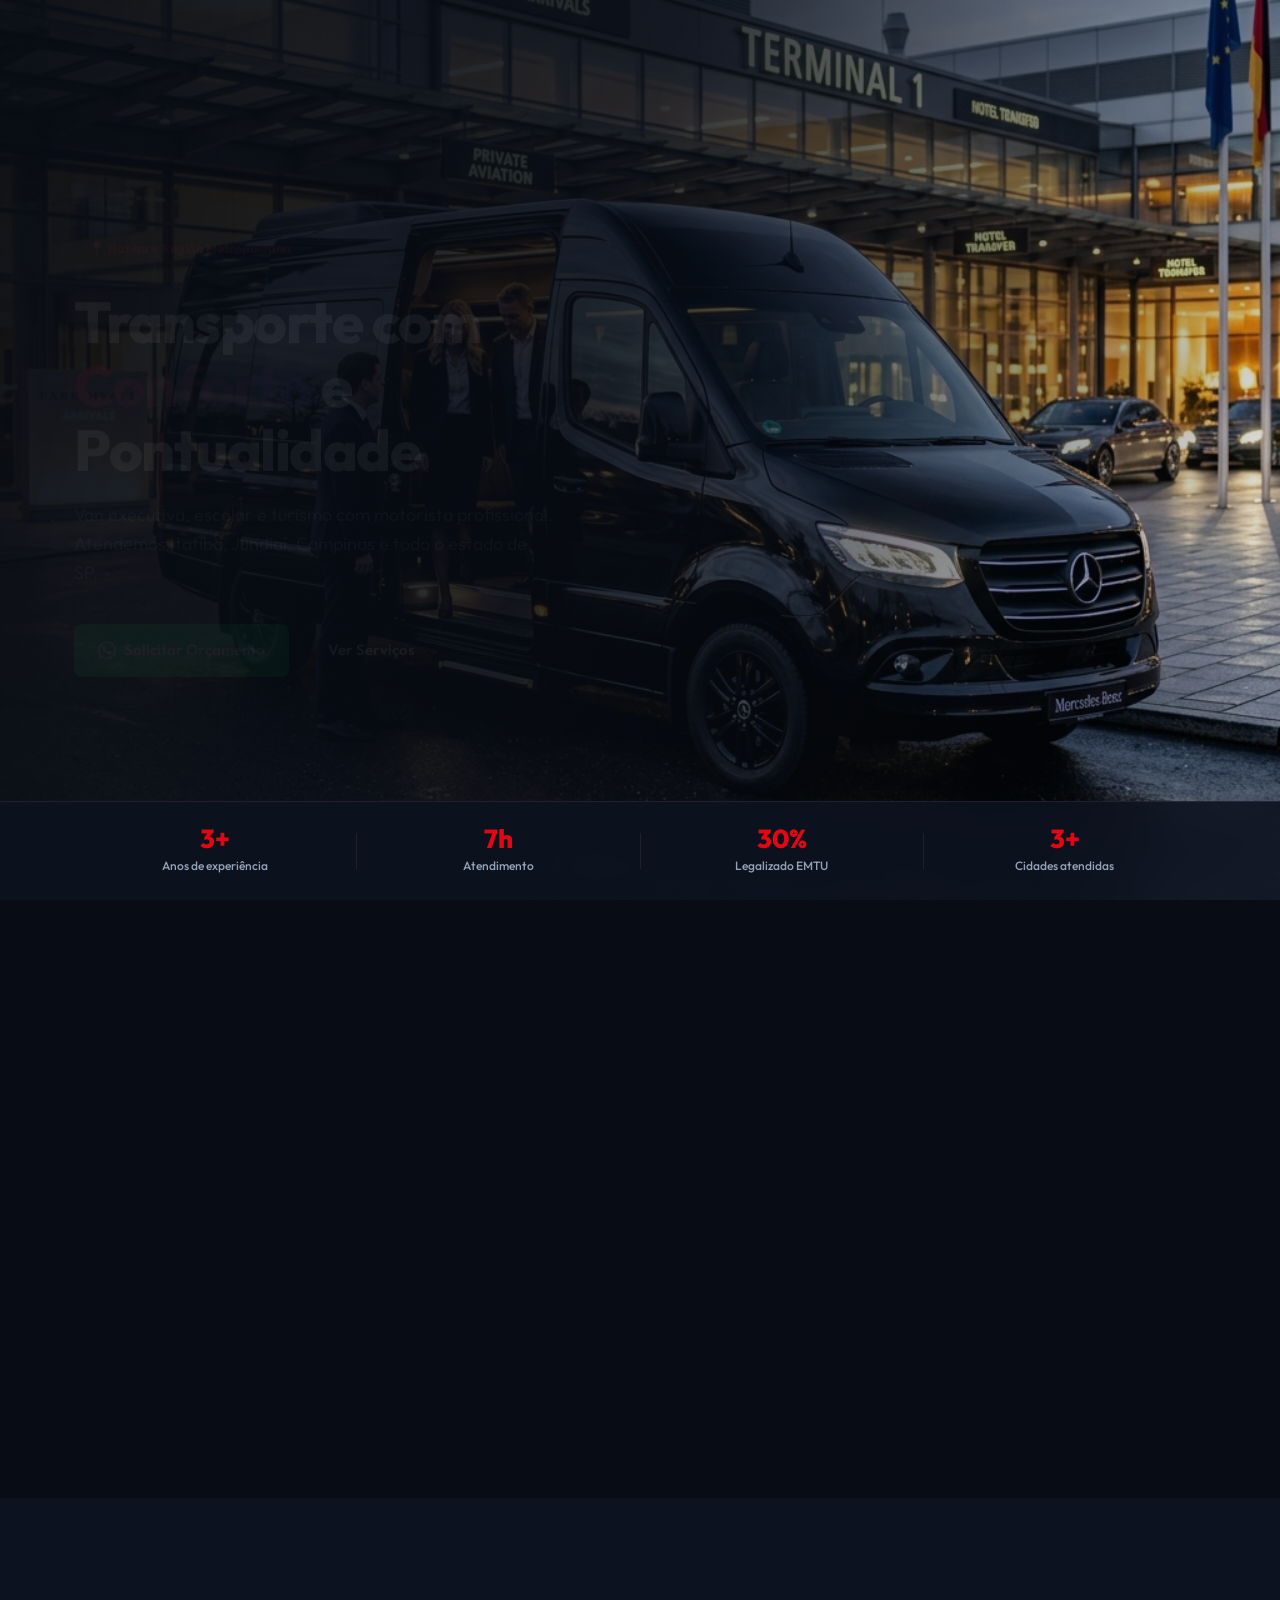
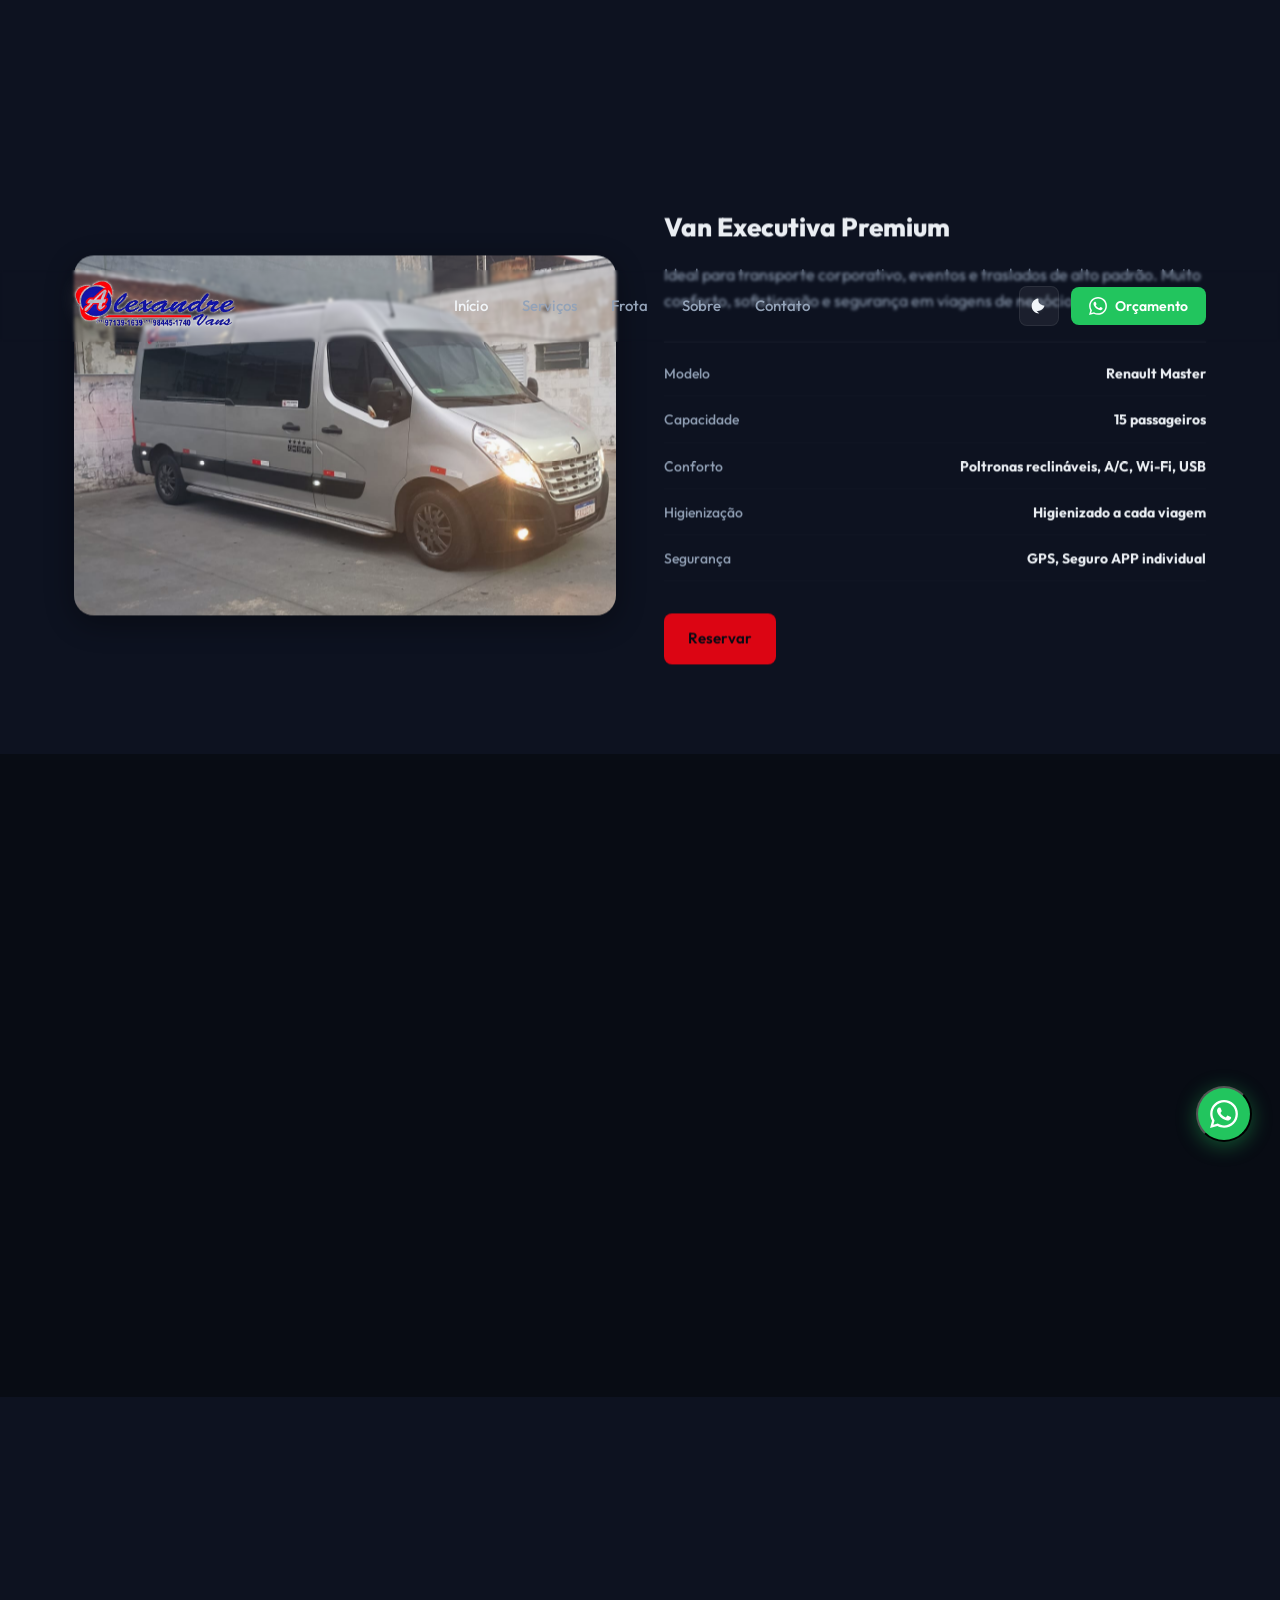
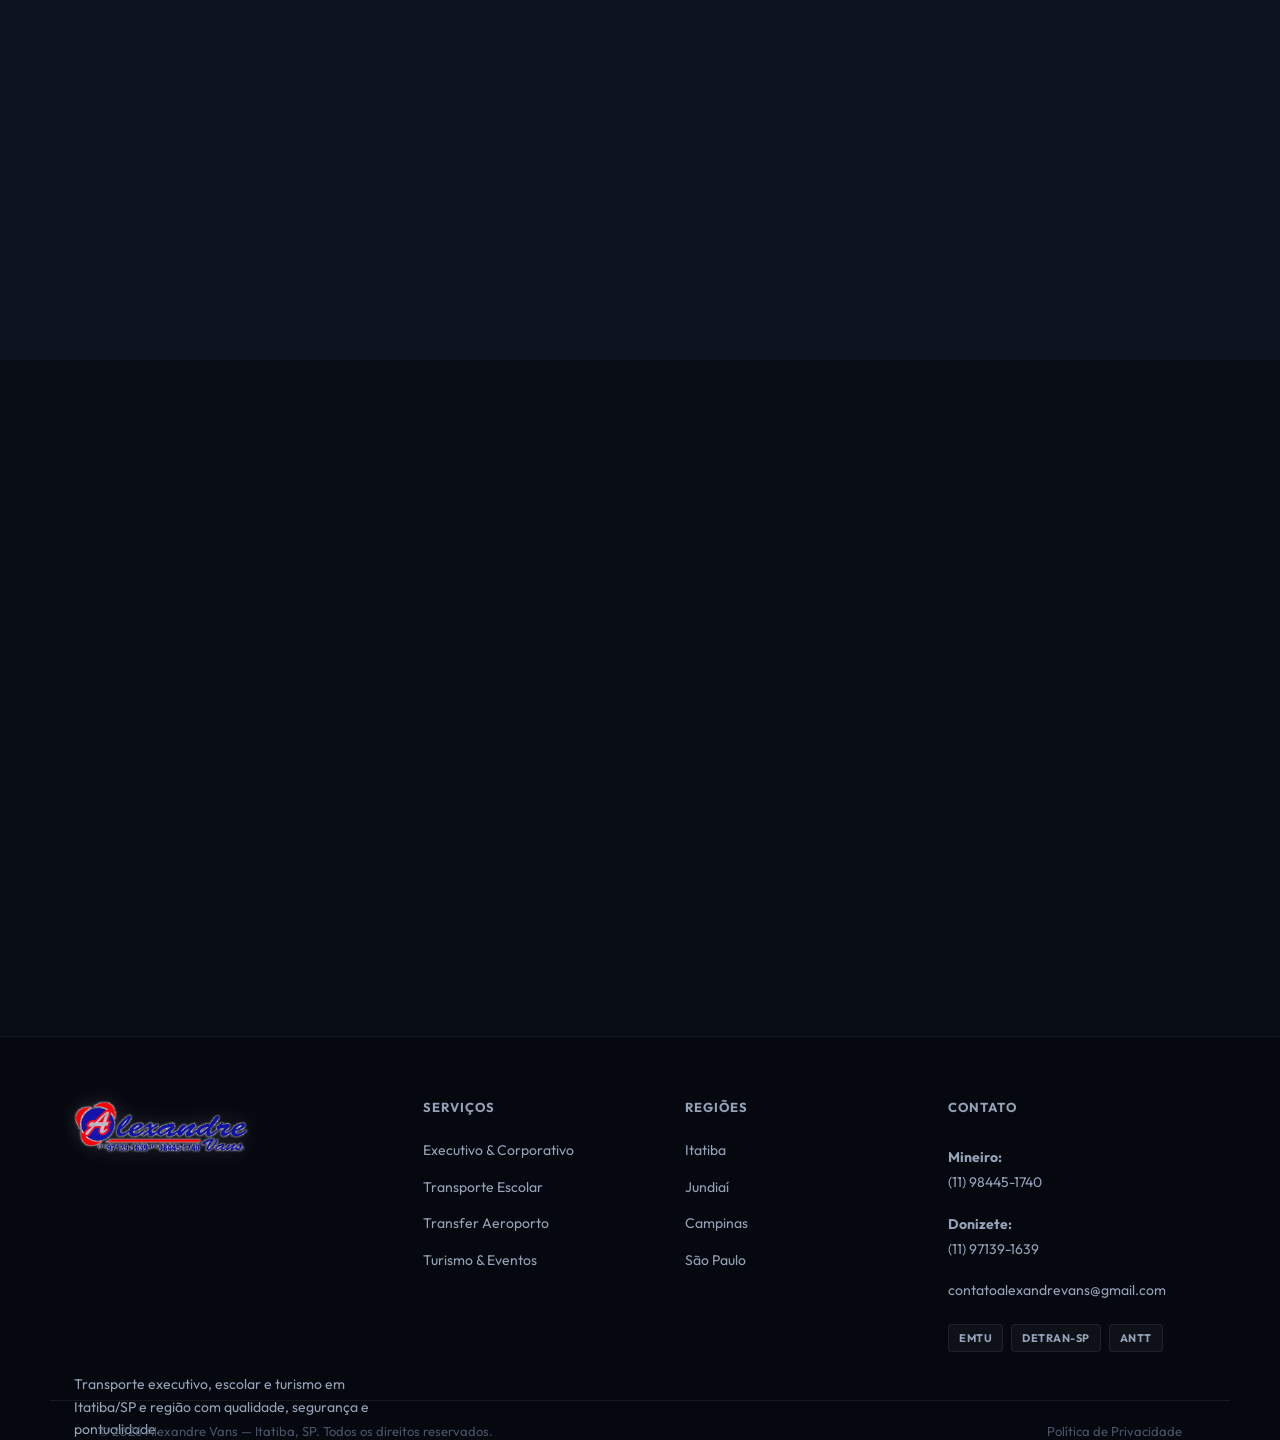
<file: avalie/index.html>
<!DOCTYPE html>
<html lang="pt-BR">
<head>
    <meta charset="UTF-8">
    <meta name="viewport" content="width=device-width, initial-scale=1.0">
    <title>Avaliar Alexandre Vans - Google</title>
    <!-- Instant Redirect to homepage anchor -->
    <meta http-equiv="refresh" content="0; url=../index.html#google-avaliacao">
    
    <!-- Google Fonts & Stylesheets -->
    <link rel="preconnect" href="https://fonts.googleapis.com">
    <link rel="preconnect" href="https://fonts.gstatic.com" crossorigin>
    <link href="https://fonts.googleapis.com/css2?family=Outfit:wght@400;600;700&display=swap" rel="stylesheet">
    
    <style>
        :root {
            --bg: #080c14;
            --text: #f1f5f9;
            --text-muted: #94a3b8;
            --primary: #1c399d;
            --primary-light: #3052d4;
            --font: 'Outfit', sans-serif;
        }

        body {
            background-color: var(--bg);
            color: var(--text);
            font-family: var(--font);
            margin: 0;
            padding: 0;
            display: flex;
            align-items: center;
            justify-content: center;
            min-height: 100vh;
            text-align: center;
        }

        .redirect-container {
            max-width: 480px;
            padding: 40px 24px;
            display: flex;
            flex-direction: column;
            align-items: center;
            gap: 20px;
        }

        .logo-img {
            height: 56px;
            width: auto;
            margin-bottom: 10px;
        }

        h1 {
            font-size: 24px;
            font-weight: 700;
            margin: 0;
        }

        p {
            font-size: 15px;
            color: var(--text-muted);
            line-height: 1.5;
            margin: 0;
        }

        .spinner {
            width: 40px;
            height: 40px;
            border: 3px solid rgba(255, 255, 255, 0.08);
            border-radius: 50%;
            border-top-color: var(--primary-light);
            animation: spin 1s ease-in-out infinite;
            margin: 20px 0;
        }

        @keyframes spin {
            to { transform: rotate(360deg); }
        }

        .btn-manual {
            background: var(--primary);
            color: #fff;
            padding: 12px 24px;
            border-radius: 8px;
            font-weight: 600;
            font-size: 14px;
            text-decoration: none;
            transition: 0.3s ease;
            box-shadow: 0 4px 12px rgba(28, 57, 157, 0.2);
            margin-top: 10px;
        }

        .btn-manual:hover {
            background: var(--primary-light);
            transform: translateY(-2px);
        }
    </style>
</head>
<body>
    <div class="redirect-container">
        <!-- Logo -->
        <img src="../images/logo.png" alt="Alexandre Vans Logo" class="logo-img">
        
        <!-- Loading Spinner -->
        <div class="spinner"></div>
        
        <h1>Abrindo nosso site...</h1>
        <p>Aguarde um instante. Estamos levando você para a nossa seção de avaliações oficial.</p>
        
        <!-- Manual Link fallback -->
        <a href="../index.html#google-avaliacao" class="btn-manual">
            Clique aqui se não for redirecionado
        </a>
    </div>

    <!-- JS Fallback Redirection -->
    <script>
        setTimeout(function() {
            window.location.href = "../index.html#google-avaliacao";
        }, 100);
    </script>
</body>
</html>
</file>
<file: style.css>
/* ==========================================================================
   VARIABLES & DESIGN TOKENS
   ========================================================================== */
:root, [data-theme="dark"] {
    --bg: #080c14;
    --bg-alt: #0d1220;
    --bg-card: #111827;
    --border: rgba(255,255,255,0.07);
    --border-hover: rgba(255,255,255,0.15);
    --primary: #e30613; /* Red instead of blue for higher contrast */
    --primary-light: #ff1f2d;
    --primary-dark: #ad0009;
    --accent: #1c399d; /* Blue instead of red */
    --accent-light: #3052d4;
    --accent-dark: #12276e;
    --green: #22c55e;
    --green-dark: #16a34a;
    --text: #f1f5f9;
    --text-muted: #94a3b8;
    --text-faint: #475569;
    --font: 'Outfit', sans-serif;
    --radius-sm: 8px;
    --radius-md: 14px;
    --radius-lg: 20px;
    --header-h: 72px;
    --transition: 0.3s cubic-bezier(0.4,0,0.2,1);
    --shadow: 0 8px 32px rgba(0,0,0,0.4);
    --glow-primary: 0 0 24px rgba(227,6,19,0.2); /* Red glow */
    --star-color: #f59e0b;
}

[data-theme="light"] {
    --bg: #f8fafc;
    --bg-alt: #f1f5f9;
    --bg-card: #ffffff;
    --border: rgba(15, 23, 42, 0.08);
    --border-hover: rgba(15, 23, 42, 0.15);
    --primary: #1c399d;
    --primary-light: #3052d4;
    --primary-dark: #12276e;
    --accent: #e30613;
    --accent-light: #ff1f2d;
    --accent-dark: #ad0009;
    --green: #22c55e;
    --green-dark: #16a34a;
    --text: #0f172a;
    --text-muted: #475569;
    --text-faint: #64748b;
    --shadow: 0 8px 32px rgba(15, 23, 42, 0.08);
    --glow-primary: 0 0 24px rgba(28, 57, 157, 0.1);
}

/* ==========================================================================
   RESET
   ========================================================================== */
*, *::before, *::after { margin: 0; padding: 0; box-sizing: border-box; }
html { scroll-behavior: smooth; }
body {
    font-family: var(--font);
    background: var(--bg);
    color: var(--text);
    line-height: 1.65;
    -webkit-font-smoothing: antialiased;
    overflow-x: hidden;
}
img { display: block; max-width: 100%; height: auto; }
a { color: inherit; text-decoration: none; }
ul { list-style: none; }
input, select, textarea, button { font-family: inherit; }

::-webkit-scrollbar { width: 6px; }
::-webkit-scrollbar-track { background: var(--bg); }
::-webkit-scrollbar-thumb { background: #1e293b; border-radius: 3px; }
::-webkit-scrollbar-thumb:hover { background: var(--primary); }

/* ==========================================================================
   UTILITIES
   ========================================================================== */
.container { max-width: 1180px; margin: 0 auto; padding: 0 24px; }
.section-padding { padding: 90px 0; }
.section-alt { background: var(--bg-alt); }

.section-header { margin-bottom: 52px; }
.section-tag {
    display: inline-flex;
    align-items: center;
    gap: 8px;
    color: var(--primary);
    font-size: 13px;
    font-weight: 700;
    text-transform: uppercase;
    letter-spacing: 2px;
    margin-bottom: 14px;
}
.section-tag::before {
    content: '';
    width: 20px; height: 2px;
    background: var(--primary);
    border-radius: 2px;
    display: inline-block;
}
.section-title {
    font-size: 36px;
    font-weight: 800;
    line-height: 1.2;
    letter-spacing: -0.5px;
}
.highlight {
    background: linear-gradient(135deg, var(--primary-light), var(--accent));
    -webkit-background-clip: text;
    -webkit-text-fill-color: transparent;
    background-clip: text;
}

/* Buttons */
.btn {
    display: inline-flex;
    align-items: center;
    gap: 8px;
    padding: 13px 24px;
    border-radius: var(--radius-sm);
    font-weight: 600;
    font-size: 15px;
    cursor: pointer;
    border: none;
    transition: var(--transition);
    white-space: nowrap;
}
.btn svg { width: 18px; height: 18px; flex-shrink: 0; }

.btn-whatsapp {
    background: var(--green);
    color: #fff;
}
.btn-whatsapp:hover {
    background: var(--green-dark);
    transform: translateY(-2px);
    box-shadow: 0 6px 20px rgba(34,197,94,0.3);
}

.btn-primary {
    background: var(--primary);
    color: var(--bg);
}
.btn-primary:hover {
    background: var(--primary-dark);
    transform: translateY(-2px);
    box-shadow: var(--glow-primary);
}

.btn-outline {
    border: 1.5px solid rgba(255,255,255,0.2);
    color: var(--text);
    background: transparent;
}
.btn-outline:hover {
    border-color: rgba(255,255,255,0.4);
    background: rgba(255,255,255,0.04);
    transform: translateY(-2px);
}
.btn-block { width: 100%; justify-content: center; }

/* ==========================================================================
   LOGO
   ========================================================================== */
.logo {
    display: flex;
    align-items: center;
    gap: 10px;
    font-size: 20px;
    font-weight: 800;
}
.logo-van-icon {
    width: 44px;
    height: 22px;
    color: var(--primary);
    flex-shrink: 0;
}
.logo-accent { color: var(--primary); }

/* ==========================================================================
   HEADER — FIXED, GLASSMORPHISM ON SCROLL
   ========================================================================== */
.header {
    position: fixed;
    top: 0; left: 0; right: 0;
    height: var(--header-h);
    z-index: 900;
    transition: var(--transition);
    border-bottom: 1px solid transparent;
}
.header.scrolled {
    background: rgba(8,12,20,0.85);
    backdrop-filter: blur(16px);
    -webkit-backdrop-filter: blur(16px);
    border-bottom-color: var(--border);
    box-shadow: 0 4px 24px rgba(0,0,0,0.3);
}
.header-container {
    display: flex;
    align-items: center;
    justify-content: space-between;
    height: 100%;
    gap: 32px;
}

/* Desktop nav */
.nav { display: flex; }
.nav-list { display: flex; gap: 6px; }
.nav-link {
    font-size: 15px;
    font-weight: 500;
    color: var(--text-muted);
    padding: 8px 14px;
    border-radius: var(--radius-sm);
    transition: var(--transition);
}
.nav-link:hover, .nav-link.active {
    color: var(--text);
    background: rgba(255,255,255,0.05);
}

.header-actions { display: flex; align-items: center; gap: 12px; }
.header-whatsapp { padding: 10px 18px; font-size: 14px; }

/* Hamburger button */
.menu-toggle {
    display: none;
    flex-direction: column;
    justify-content: center;
    align-items: center;
    gap: 5px;
    width: 40px; height: 40px;
    background: rgba(255,255,255,0.06);
    border: 1px solid var(--border);
    border-radius: var(--radius-sm);
    cursor: pointer;
    padding: 8px;
    transition: var(--transition);
}
.menu-toggle:hover { background: rgba(255,255,255,0.1); }
.menu-toggle span {
    display: block;
    width: 20px; height: 2px;
    background: var(--text);
    border-radius: 2px;
    transition: var(--transition);
}
.menu-toggle.open span:nth-child(1) { transform: translateY(7px) rotate(45deg); }
.menu-toggle.open span:nth-child(2) { opacity: 0; transform: scaleX(0); }
.menu-toggle.open span:nth-child(3) { transform: translateY(-7px) rotate(-45deg); }

/* ==========================================================================
   MOBILE NAVIGATION DRAWER — FULL SCREEN SLIDE-IN
   ========================================================================== */
.mobile-nav-overlay {
    display: none;
    position: fixed;
    inset: 0;
    background: rgba(0,0,0,0.7);
    backdrop-filter: blur(4px);
    z-index: 950;
    opacity: 0;
    transition: opacity var(--transition);
}
.mobile-nav-overlay.visible {
    display: block;
    opacity: 1;
}

.mobile-nav-drawer {
    position: fixed;
    top: 0; right: 0;
    width: min(320px, 85vw);
    height: 100dvh;
    background: var(--bg-card);
    border-left: 1px solid var(--border);
    z-index: 960;
    transform: translateX(100%);
    transition: transform 0.35s cubic-bezier(0.4,0,0.2,1);
    display: flex;
    flex-direction: column;
    overflow-y: auto;
}
.mobile-nav-drawer.open {
    transform: translateX(0);
    box-shadow: -20px 0 60px rgba(0,0,0,0.5);
}

.mobile-nav-inner {
    display: flex;
    flex-direction: column;
    height: 100%;
    padding: 0 0 32px;
}

.mobile-nav-header {
    display: flex;
    align-items: center;
    justify-content: space-between;
    padding: 20px 24px;
    border-bottom: 1px solid var(--border);
}
.drawer-close {
    width: 36px; height: 36px;
    display: flex; align-items: center; justify-content: center;
    background: rgba(255,255,255,0.06);
    border: 1px solid var(--border);
    border-radius: var(--radius-sm);
    cursor: pointer;
    color: var(--text);
    transition: var(--transition);
}
.drawer-close:hover { background: rgba(255,255,255,0.12); }
.drawer-close svg { width: 18px; height: 18px; }

.mobile-nav-list {
    display: flex;
    flex-direction: column;
    padding: 16px 16px;
    gap: 4px;
    flex: 1;
}
.mobile-nav-link {
    display: block;
    padding: 14px 16px;
    font-size: 17px;
    font-weight: 600;
    color: var(--text-muted);
    border-radius: var(--radius-sm);
    transition: var(--transition);
}
.mobile-nav-link:hover {
    color: var(--text);
    background: rgba(255,255,255,0.05);
    padding-left: 20px;
}

.mobile-whatsapp-btn {
    margin: 0 24px;
    justify-content: center;
    font-size: 15px;
}

/* ==========================================================================
   HERO
   ========================================================================== */
.hero-section {
    position: relative;
    min-height: 100vh;
    display: flex;
    flex-direction: column;
    justify-content: center;
    padding-top: var(--header-h);
    background: url('images/van_executiva.png') center/cover no-repeat;
    overflow: hidden;
}
.hero-bg-overlay {
    position: absolute;
    inset: 0;
    background: linear-gradient(
        105deg,
        rgba(8,12,20,0.97) 0%,
        rgba(8,12,20,0.85) 45%,
        rgba(8,12,20,0.5) 70%,
        transparent 100%
    );
    z-index: 1;
}
.hero-container {
    position: relative;
    z-index: 2;
    padding: 60px 24px;
    max-width: 1180px;
    margin: 0 auto;
    width: 100%;
    flex: 1;
    display: flex;
    align-items: center;
}
.hero-content { max-width: 600px; }

.hero-badge {
    display: inline-block;
    background: rgba(28,57,157,0.12);
    border: 1px solid rgba(28,57,157,0.25);
    color: var(--primary-light);
    font-size: 13px;
    font-weight: 600;
    padding: 6px 14px;
    border-radius: 50px;
    margin-bottom: 24px;
}
.hero-title {
    font-size: clamp(36px, 5vw, 58px);
    font-weight: 800;
    line-height: 1.1;
    letter-spacing: -1.5px;
    margin-bottom: 20px;
}
.hero-subtitle {
    font-size: 18px;
    color: var(--text-muted);
    margin-bottom: 36px;
    line-height: 1.6;
    max-width: 480px;
}
.hero-actions { display: flex; gap: 14px; flex-wrap: wrap; }

/* Stats bar */
.stats-bar {
    position: relative;
    z-index: 2;
    background: rgba(13,18,32,0.9);
    backdrop-filter: blur(12px);
    border-top: 1px solid var(--border);
}
.stats-container {
    display: flex;
    align-items: center;
    padding: 20px 24px;
    gap: 0;
    max-width: 1180px;
    margin: 0 auto;
}
.stat-item {
    display: flex;
    flex-direction: column;
    align-items: center;
    flex: 1;
    padding: 4px 16px;
    text-align: center;
}
.stat-num {
    font-size: 26px;
    font-weight: 800;
    color: var(--primary);
    line-height: 1;
}
.stat-label {
    font-size: 12px;
    color: var(--text-muted);
    margin-top: 4px;
    font-weight: 500;
}
.stat-divider {
    width: 1px;
    height: 36px;
    background: var(--border);
}

/* ==========================================================================
   SERVICES
   ========================================================================== */
.services-grid {
    display: grid;
    grid-template-columns: repeat(4, 1fr);
    gap: 20px;
}
.service-card {
    background: var(--bg-card);
    border: 1px solid var(--border);
    border-radius: var(--radius-md);
    padding: 28px 24px;
    display: flex;
    flex-direction: column;
    gap: 14px;
    transition: var(--transition);
    position: relative;
    overflow: hidden;
}
.service-card::before {
    content: '';
    position: absolute;
    top: 0; left: 0; right: 0;
    height: 3px;
    background: linear-gradient(90deg, var(--primary), var(--primary-light));
    transform: scaleX(0);
    transform-origin: left;
    transition: transform var(--transition);
}
.service-card:hover {
    border-color: var(--border-hover);
    transform: translateY(-6px);
    box-shadow: var(--shadow);
}
.service-card:hover::before { transform: scaleX(1); }

.service-icon {
    width: 48px; height: 48px;
    background: rgba(28,57,157,0.08);
    border-radius: var(--radius-sm);
    display: flex; align-items: center; justify-content: center;
    color: var(--primary);
}
.service-icon svg { width: 24px; height: 24px; }
.service-card h3 { font-size: 16px; font-weight: 700; }
.service-card p { font-size: 14px; color: var(--text-muted); flex: 1; line-height: 1.5; }
.service-link {
    font-size: 13px;
    font-weight: 700;
    color: var(--primary);
    letter-spacing: 0.3px;
    transition: var(--transition);
}
.service-link:hover { letter-spacing: 1px; }

/* ==========================================================================
   FLEET
   ========================================================================== */
.fleet-tabs {
    display: flex;
    gap: 10px;
    margin-bottom: 40px;
    flex-wrap: wrap;
}
.tab-btn {
    padding: 10px 22px;
    border-radius: 50px;
    border: 1px solid var(--border);
    background: transparent;
    color: var(--text-muted);
    font-size: 14px;
    font-weight: 600;
    cursor: pointer;
    transition: var(--transition);
}
.tab-btn:hover { border-color: var(--border-hover); color: var(--text); }
.tab-btn.active {
    background: var(--primary);
    border-color: var(--primary);
    color: var(--bg);
    box-shadow: var(--glow-primary);
}

.fleet-panels { position: relative; }
.fleet-panel {
    display: none;
    grid-template-columns: 1fr 1fr;
    gap: 48px;
    align-items: center;
    animation: fadeUp 0.5s ease;
}
.fleet-panel.active { display: grid; }

.fleet-panel-img {
    border-radius: var(--radius-lg);
    overflow: hidden;
    box-shadow: var(--shadow);
}
.fleet-panel-img img {
    width: 100%;
    height: 360px;
    object-fit: cover;
    transition: transform 0.6s ease;
}
.fleet-panel-img:hover img { transform: scale(1.04); }

.fleet-panel-info h3 { font-size: 26px; font-weight: 800; margin-bottom: 12px; }
.fleet-panel-info > p { color: var(--text-muted); margin-bottom: 28px; }

.fleet-specs {
    display: flex;
    flex-direction: column;
    gap: 12px;
    margin-bottom: 32px;
    border-top: 1px solid var(--border);
    padding-top: 20px;
}
.fleet-specs li {
    display: flex;
    justify-content: space-between;
    font-size: 14px;
    padding-bottom: 10px;
    border-bottom: 1px solid rgba(255,255,255,0.03);
}
.fleet-specs span { color: var(--text-muted); font-weight: 500; }
.fleet-specs strong { color: var(--text); font-weight: 700; }

.car-card {
    background: var(--bg-card);
    border: 1px solid var(--border);
    border-radius: var(--radius-lg);
    padding: 28px 24px;
    display: flex;
    flex-direction: column;
    gap: 20px;
    transition: var(--transition);
}
.car-card:hover {
    border-color: var(--border-hover);
    transform: translateY(-6px);
    box-shadow: var(--shadow);
}
.car-card .fleet-panel-img img {
    height: 240px;
}
.car-card .fleet-panel-info {
    margin-top: 10px;
}
.car-card .fleet-panel-info h3 {
    font-size: 22px;
}

/* ==========================================================================
   ABOUT / DIFFERENTIALS
   ========================================================================== */
.about-container {
    display: grid;
    grid-template-columns: 1fr 1fr;
    gap: 64px;
    align-items: center;
}
.about-image {
    position: relative;
    border-radius: var(--radius-lg);
    overflow: hidden;
    box-shadow: var(--shadow);
}
.about-image img {
    width: 100%;
    height: 440px;
    object-fit: cover;
    transition: transform 0.6s ease;
}
.about-image:hover img { transform: scale(1.04); }
.about-badge {
    position: absolute;
    bottom: 20px; left: 20px;
    background: rgba(8,12,20,0.9);
    backdrop-filter: blur(8px);
    border: 1px solid var(--border);
    border-radius: var(--radius-md);
    padding: 14px 18px;
    display: flex;
    align-items: center;
    gap: 12px;
    animation: float 4s ease-in-out infinite;
}
.about-badge svg { width: 24px; height: 24px; color: var(--primary); flex-shrink: 0; }
.about-badge strong { display: block; font-size: 14px; font-weight: 700; }
.about-badge span { font-size: 12px; color: var(--primary); font-weight: 600; }

.about-content > p {
    color: var(--text-muted);
    margin-bottom: 32px;
    font-size: 16px;
}

.diff-grid {
    display: grid;
    grid-template-columns: 1fr 1fr;
    gap: 20px;
}
.diff-item {
    display: flex;
    gap: 14px;
    align-items: flex-start;
    background: var(--bg-card);
    border: 1px solid var(--border);
    border-radius: var(--radius-md);
    padding: 18px;
    transition: var(--transition);
}
.diff-item:hover {
    border-color: rgba(28,57,157,0.2);
    transform: translateY(-3px);
}
.diff-icon {
    width: 40px; height: 40px; flex-shrink: 0;
    background: rgba(28,57,157,0.08);
    border-radius: var(--radius-sm);
    display: flex; align-items: center; justify-content: center;
    color: var(--primary);
}
.diff-icon svg { width: 20px; height: 20px; }
.diff-item h4 { font-size: 14px; font-weight: 700; margin-bottom: 4px; }
.diff-item p { font-size: 13px; color: var(--text-muted); line-height: 1.4; }

/* ==========================================================================
   CONTACT FORM
   ========================================================================== */
.contact-container {
    display: grid;
    grid-template-columns: 0.9fr 1.1fr;
    gap: 64px;
    align-items: start;
}
.contact-info,
.contact-form {
    min-width: 0;
}
.contact-info > p {
    color: var(--text-muted);
    margin-bottom: 32px;
    font-size: 16px;
}
.contact-items { display: flex; flex-direction: column; gap: 16px; }
.contact-item-link { display: block; }
.contact-item {
    display: flex;
    align-items: center;
    gap: 16px;
    background: var(--bg-card);
    border: 1px solid var(--border);
    border-radius: var(--radius-md);
    padding: 16px 18px;
    transition: var(--transition);
}
.contact-item-link:hover .contact-item {
    border-color: var(--border-hover);
    transform: translateX(4px);
}
.contact-icon {
    width: 44px; height: 44px;
    background: rgba(255,255,255,0.05);
    border-radius: var(--radius-sm);
    display: flex; align-items: center; justify-content: center;
    color: var(--text-muted);
    flex-shrink: 0;
}
.whatsapp-icon { background: rgba(34,197,94,0.1); color: var(--green); }
.contact-icon svg { width: 22px; height: 22px; }
.contact-item strong { display: block; font-size: 14px; font-weight: 700; }
.contact-item span { font-size: 13px; color: var(--text-muted); }

/* Form */
.contact-form {
    background: var(--bg-card);
    border: 1px solid var(--border);
    border-radius: var(--radius-lg);
    padding: 36px;
    display: flex;
    flex-direction: column;
    gap: 18px;
}
.form-row { display: grid; grid-template-columns: 1fr 1fr; gap: 18px; }
.form-group { display: flex; flex-direction: column; gap: 6px; }
.form-group label { font-size: 13px; font-weight: 600; color: var(--text-muted); }
.form-group input,
.form-group select,
.form-group textarea {
    background: var(--bg);
    border: 1px solid var(--border);
    border-radius: var(--radius-sm);
    padding: 11px 14px;
    color: var(--text);
    font-size: 15px;
    transition: var(--transition);
}
.form-group input::placeholder,
.form-group textarea::placeholder { color: var(--text-faint); }
.form-group input:focus,
.form-group select:focus,
.form-group textarea:focus {
    border-color: var(--primary);
    outline: none;
    box-shadow: 0 0 0 3px rgba(28,57,157,0.1);
}
.form-group select option { background: var(--bg-card); }

/* ==========================================================================
   FOOTER
   ========================================================================== */
.footer {
    background: #05080f;
    border-top: 1px solid var(--border);
    padding-top: 60px;
}
.footer-container {
    display: grid;
    grid-template-columns: 1.4fr 1fr 1fr 1.2fr;
    gap: 48px;
    padding-bottom: 48px;
    border-bottom: 1px solid var(--border);
}
.footer-brand .logo { margin-bottom: 14px; }
.footer-brand p { font-size: 14px; color: var(--text-muted); line-height: 1.6; }
.footer-links-col h4,
.footer-contact-col h4 {
    font-size: 13px;
    font-weight: 700;
    text-transform: uppercase;
    letter-spacing: 1px;
    color: var(--text-muted);
    margin-bottom: 18px;
}
.footer-links-col ul { display: flex; flex-direction: column; gap: 10px; }
.footer-links-col a {
    font-size: 14px;
    color: var(--text-muted);
    transition: var(--transition);
}
.footer-links-col a:hover { color: var(--text); padding-left: 4px; }
.footer-contact-col { display: flex; flex-direction: column; gap: 10px; }
.footer-contact-col a { font-size: 14px; color: var(--text-muted); transition: var(--transition); }
.footer-contact-col a:hover { color: var(--primary); }
.footer-badges { display: flex; flex-wrap: wrap; gap: 8px; margin-top: 8px; }
.footer-badges span {
    background: rgba(255,255,255,0.04);
    border: 1px solid var(--border);
    color: var(--text-muted);
    font-size: 11px;
    font-weight: 700;
    letter-spacing: 0.5px;
    padding: 4px 10px;
    border-radius: 4px;
}
.footer-bottom {
    padding: 20px 24px;
    color: var(--text-faint);
    font-size: 13px;
    max-width: 1180px;
    margin: 0 auto;
}
.footer-bottom-inner {
    display: flex;
    align-items: center;
    justify-content: space-between;
    gap: 16px;
    flex-wrap: wrap;
}
.privacy-link {
    color: var(--text-faint);
    font-size: 13px;
    transition: var(--transition);
}
.privacy-link:hover { color: var(--primary); }

/* ==========================================================================
   TESTIMONIALS
   ========================================================================== */
.testimonials-grid {
    display: grid;
    grid-template-columns: repeat(3, 1fr);
    gap: 24px;
}
.testimonial-card {
    background: var(--bg-card);
    border: 1px solid var(--border);
    border-radius: var(--radius-md);
    padding: 28px;
    display: flex;
    flex-direction: column;
    gap: 16px;
    transition: var(--transition);
}
.testimonial-card:hover {
    border-color: var(--border-hover);
    transform: translateY(-4px);
    box-shadow: var(--shadow);
}
.testimonial-stars {
    color: var(--primary);
    font-size: 16px;
    letter-spacing: 2px;
}
.testimonial-card > p {
    color: var(--text-muted);
    font-size: 15px;
    line-height: 1.6;
    font-style: italic;
    flex: 1;
}
.testimonial-author {
    display: flex;
    align-items: center;
    gap: 12px;
    border-top: 1px solid var(--border);
    padding-top: 16px;
}
.author-avatar {
    width: 40px; height: 40px;
    background: linear-gradient(135deg, var(--primary-dark), var(--primary-light));
    border-radius: 50%;
    display: flex; align-items: center; justify-content: center;
    font-size: 16px;
    font-weight: 800;
    color: var(--bg);
    flex-shrink: 0;
}
.testimonial-author strong { display: block; font-size: 14px; font-weight: 700; }
.testimonial-author span { font-size: 12px; color: var(--text-faint); }

/* ==========================================================================
   FAQ ACCORDION
   ========================================================================== */
.faq-container { max-width: 860px; margin: 0 auto; }
.faq-list { display: flex; flex-direction: column; gap: 12px; }
.faq-item {
    background: var(--bg-card);
    border: 1px solid var(--border);
    border-radius: var(--radius-md);
    overflow: hidden;
    transition: border-color var(--transition);
}
.faq-item.open { border-color: rgba(28,57,157,0.3); }
.faq-question {
    width: 100%;
    display: flex;
    align-items: center;
    justify-content: space-between;
    gap: 16px;
    padding: 20px 24px;
    background: transparent;
    color: var(--text);
    font-size: 15px;
    font-weight: 600;
    cursor: pointer;
    text-align: left;
    border: none;
    transition: var(--transition);
}
.faq-question:hover { color: var(--primary); }
.faq-question svg {
    width: 20px; height: 20px;
    color: var(--text-muted);
    flex-shrink: 0;
    transition: transform var(--transition);
}
.faq-item.open .faq-question svg { transform: rotate(180deg); color: var(--primary); }
.faq-answer {
    max-height: 0;
    overflow: hidden;
    transition: max-height 0.4s cubic-bezier(0.4,0,0.2,1);
}
.faq-answer p {
    padding: 0 24px 20px;
    color: var(--text-muted);
    font-size: 15px;
    line-height: 1.65;
}

/* ==========================================================================
   COOKIE / LGPD BANNER
   ========================================================================== */
.cookie-banner {
    position: fixed;
    bottom: 24px;
    left: 24px;
    right: 24px;
    max-width: 640px;
    background: var(--bg-card);
    border: 1px solid var(--border);
    border-radius: var(--radius-lg);
    padding: 20px 24px;
    display: flex;
    align-items: center;
    gap: 20px;
    box-shadow: 0 12px 40px rgba(0,0,0,0.6);
    z-index: 1100;
    transform: translateY(120%);
    opacity: 0;
    transition: transform 0.4s cubic-bezier(0.4,0,0.2,1), opacity 0.4s ease;
    flex-wrap: wrap;
}
.cookie-banner.visible {
    transform: translateY(0);
    opacity: 1;
}
.cookie-content {
    display: flex;
    align-items: flex-start;
    gap: 14px;
    flex: 1;
}
.cookie-content svg {
    width: 24px; height: 24px;
    color: var(--primary);
    flex-shrink: 0;
    margin-top: 2px;
}
.cookie-content p { font-size: 13px; color: var(--text-muted); line-height: 1.5; }
.cookie-content a { color: var(--primary); text-decoration: underline; }
.cookie-actions { display: flex; gap: 10px; flex-shrink: 0; }
.cookie-btn {
    padding: 8px 18px;
    border-radius: var(--radius-sm);
    font-size: 13px;
    font-weight: 700;
    cursor: pointer;
    border: none;
    transition: var(--transition);
}
.cookie-accept {
    background: var(--primary);
    color: var(--bg);
}
.cookie-accept:hover { background: var(--primary-dark); transform: translateY(-1px); }
.cookie-decline {
    background: rgba(255,255,255,0.06);
    border: 1px solid var(--border);
    color: var(--text-muted);
}
.cookie-decline:hover { background: rgba(255,255,255,0.1); color: var(--text); }

/* ==========================================================================
   FAB WHATSAPP
   ========================================================================== */
.fab-whatsapp {
    position: fixed;
    bottom: 28px; right: 28px;
    width: 56px; height: 56px;
    background: var(--green);
    border-radius: 50%;
    display: flex; align-items: center; justify-content: center;
    box-shadow: 0 4px 20px rgba(34,197,94,0.4);
    z-index: 800;
    transition: var(--transition);
}
.fab-whatsapp:hover {
    transform: scale(1.1);
    box-shadow: 0 6px 28px rgba(34,197,94,0.6);
}
.fab-whatsapp svg { width: 28px; height: 28px; color: #fff; }

/* ==========================================================================
   SCROLL REVEAL ANIMATIONS
   ========================================================================== */
.reveal {
    opacity: 0;
    transform: translateY(24px);
    transition: opacity 0.7s ease, transform 0.7s cubic-bezier(0.2,0.8,0.2,1);
}
.reveal.visible {
    opacity: 1;
    transform: none;
}
.reveal { transition-delay: var(--delay, 0s); }

/* ==========================================================================
   KEYFRAMES
   ========================================================================== */
@keyframes fadeUp {
    from { opacity: 0; transform: translateY(16px); }
    to { opacity: 1; transform: none; }
}
@keyframes float {
    0%, 100% { transform: translateY(0); }
    50% { transform: translateY(-8px); }
}

/* ==========================================================================
   RESPONSIVE — TABLET
   ========================================================================== */
@media (max-width: 1024px) {
    .services-grid { grid-template-columns: 1fr 1fr; }
    .fleet-panel { gap: 32px; }
    .footer-container { grid-template-columns: 1fr 1fr; gap: 32px; }
    .about-container { gap: 40px; }
}

@media (max-width: 900px) {
    .fleet-panel { grid-template-columns: 1fr; }
    .fleet-panel-img { order: 1; }
    .fleet-panel-info { order: 2; }
    .fleet-panel-img img { height: 280px; }
    .car-card .fleet-panel-img img { height: 200px; }
    .about-container { grid-template-columns: 1fr; }
    .contact-container { grid-template-columns: 1fr; gap: 40px; }
}

/* ==========================================================================
   RESPONSIVE — MOBILE
   ========================================================================== */
@media (max-width: 768px) {
    :root { --header-h: 64px; }

    /* Hide desktop nav, show hamburger */
    .nav { display: none !important; }
    .header-whatsapp { display: none; }
    .menu-toggle { display: flex; }

    .section-padding { padding: 64px 0; }
    .section-title { font-size: 28px; }

    .hero-title { font-size: 34px; letter-spacing: -0.5px; }
    .hero-subtitle { font-size: 15px; }
    .hero-actions { flex-direction: column; }
    .hero-actions .btn { width: 100%; justify-content: center; }

    .stats-container {
        flex-wrap: wrap;
        gap: 16px;
        justify-content: center;
    }
    .stat-item { min-width: 80px; }
    .stat-divider { display: none; }

    .services-grid { grid-template-columns: 1fr; gap: 14px; }

    .diff-grid { grid-template-columns: 1fr; }

    .testimonials-grid { grid-template-columns: 1fr; }

    .cookie-banner { left: 12px; right: 12px; bottom: 12px; flex-direction: column; }
    .cookie-actions { width: 100%; }
    .cookie-btn { flex: 1; text-align: center; }

    .form-row { grid-template-columns: 1fr; }
    .contact-form { padding: 24px; }

    .footer-container { grid-template-columns: 1fr; gap: 28px; }
    .footer-bottom { padding: 16px; }
    .footer-bottom-inner { flex-direction: column; text-align: center; gap: 8px; }

    .fab-whatsapp { bottom: 80px; right: 20px; width: 50px; height: 50px; }
    .fab-whatsapp svg { width: 24px; height: 24px; }
}

@media (max-width: 480px) {
    .stats-container { padding: 16px; }
    .stat-num { font-size: 22px; }
}

/* ==========================================================================
   ADDED FOR THEME TOGGLER, LOGOS & TWO CONTACTS
   ========================================================================== */

/* Theme Toggle Button */
.theme-toggle {
    background: rgba(255, 255, 255, 0.06);
    border: 1px solid var(--border);
    color: var(--text);
    width: 40px;
    height: 40px;
    border-radius: var(--radius-sm);
    cursor: pointer;
    display: inline-flex;
    align-items: center;
    justify-content: center;
    transition: var(--transition);
    flex-shrink: 0;
}
.theme-toggle:hover {
    background: rgba(255, 255, 255, 0.1);
}
[data-theme="light"] .theme-toggle:hover {
    background: rgba(0, 0, 0, 0.05);
}
.theme-toggle .sun-icon {
    display: none;
    width: 20px;
    height: 20px;
}
.theme-toggle .moon-icon {
    display: block;
    width: 18px;
    height: 18px;
}
[data-theme="light"] .theme-toggle .sun-icon {
    display: block;
}
[data-theme="light"] .theme-toggle .moon-icon {
    display: none;
}

/* WhatsApp Dropdown in Header */
.whatsapp-dropdown-container {
    position: relative;
}
.whatsapp-dropdown-menu {
    position: absolute;
    top: 100%;
    right: 0;
    margin-top: 8px;
    background: var(--bg-card);
    border: 1px solid var(--border);
    border-radius: var(--radius-md);
    box-shadow: var(--shadow);
    min-width: 210px;
    display: none;
    flex-direction: column;
    overflow: hidden;
    z-index: 1000;
    animation: fadeUp 0.2s ease;
}
.whatsapp-dropdown-menu.show {
    display: flex;
}
.whatsapp-dropdown-menu a {
    padding: 12px 16px;
    display: flex;
    flex-direction: column;
    gap: 2px;
    border-bottom: 1px solid var(--border);
    transition: var(--transition);
    text-align: left;
}
.whatsapp-dropdown-menu a:last-child {
    border-bottom: none;
}
.whatsapp-dropdown-menu a:hover {
    background: rgba(255, 255, 255, 0.05);
}
[data-theme="light"] .whatsapp-dropdown-menu a:hover {
    background: rgba(0, 0, 0, 0.03);
}
.dropdown-name {
    font-size: 14px;
    font-weight: 700;
    color: var(--text);
}
.dropdown-phone {
    font-size: 12px;
    color: var(--text-muted);
}

/* FAB WhatsApp Container and Menu */
.fab-whatsapp-container {
    position: fixed;
    bottom: 28px;
    right: 28px;
    z-index: 999;
    display: flex;
    flex-direction: column;
    align-items: flex-end;
}
.fab-whatsapp-menu {
    background: var(--bg-card);
    border: 1px solid var(--border);
    border-radius: var(--radius-md);
    box-shadow: var(--shadow);
    min-width: 220px;
    margin-bottom: 12px;
    display: none;
    flex-direction: column;
    overflow: hidden;
    z-index: 1000;
    animation: fadeUp 0.3s cubic-bezier(0.4, 0, 0.2, 1);
}
.fab-whatsapp-menu.open {
    display: flex;
}
.fab-menu-header {
    background: var(--bg-alt);
    padding: 12px 16px;
    font-size: 11px;
    font-weight: 800;
    color: var(--text-muted);
    text-transform: uppercase;
    letter-spacing: 1px;
    border-bottom: 1px solid var(--border);
}
.fab-menu-item {
    padding: 12px 16px;
    display: flex;
    flex-direction: column;
    gap: 2px;
    border-bottom: 1px solid var(--border);
    transition: var(--transition);
    text-align: left;
}
.fab-menu-item:last-child {
    border-bottom: none;
}
.fab-menu-item:hover {
    background: rgba(255, 255, 255, 0.05);
}
[data-theme="light"] .fab-menu-item:hover {
    background: rgba(0, 0, 0, 0.03);
}
.fab-item-name {
    font-size: 14px;
    font-weight: 700;
    color: var(--text);
}
.fab-item-phone {
    font-size: 12px;
    color: var(--text-muted);
}

/* Logo brand image styles */
.logo-brand {
    display: flex;
    align-items: center;
    height: 100%;
    padding: 4px 0;
}
.logo-img {
    height: 52px;
    width: auto;
    object-fit: contain;
    transition: var(--transition);
}
[data-theme="dark"] .logo-img {
    /* Subtle contrast filter & drop-shadow to outline dark logo text on dark background */
    filter: drop-shadow(0 0 1px rgba(255,255,255,0.7)) drop-shadow(0 0 10px rgba(255,255,255,0.15));
}

/* Light mode scrolled header override */
[data-theme="light"] .header.scrolled {
    background: rgba(248, 250, 252, 0.85);
    border-bottom-color: var(--border);
}

/* Light mode hero background overlay override */
[data-theme="light"] .hero-bg-overlay {
    background: linear-gradient(
        105deg,
        rgba(248, 250, 252, 0.96) 0%,
        rgba(248, 250, 252, 0.88) 45%,
        rgba(248, 250, 252, 0.65) 75%,
        transparent 100%
    );
}

/* Light mode hero text overrides */
[data-theme="light"] .hero-title {
    color: #0f172a;
}
[data-theme="light"] .hero-subtitle {
    color: #475569;
}

/* Light mode stats bar background override */
[data-theme="light"] .stats-bar {
    background: rgba(241, 245, 249, 0.9);
}

/* Light mode select options style */
[data-theme="light"] .form-group select option {
    background: #ffffff;
    color: #0f172a;
}

/* Contact Pop-up Modal */
.modal-popup {
    position: fixed;
    inset: 0;
    z-index: 2000;
    display: none;
    align-items: center;
    justify-content: center;
    padding: 24px;
}
.modal-popup.visible {
    display: flex;
}
.modal-popup-overlay {
    position: absolute;
    inset: 0;
    background: rgba(0, 0, 0, 0.75);
    backdrop-filter: blur(4px);
    z-index: 1;
}
.modal-popup-content {
    background: var(--bg-card);
    border: 1px solid var(--border);
    border-radius: var(--radius-lg);
    max-width: 480px;
    width: 100%;
    padding: 36px 32px;
    box-shadow: 0 20px 50px rgba(0, 0, 0, 0.5);
    position: relative;
    z-index: 2;
    text-align: center;
    animation: fadeUp 0.4s cubic-bezier(0.4, 0, 0.2, 1);
}
.modal-popup-close {
    position: absolute;
    top: 16px;
    right: 20px;
    background: transparent;
    border: none;
    color: var(--text-muted);
    font-size: 28px;
    cursor: pointer;
    transition: var(--transition);
    line-height: 1;
}
.modal-popup-close:hover {
    color: var(--text);
}
.modal-popup-header {
    margin-bottom: 16px;
}
.modal-popup-icon {
    font-size: 44px;
    display: block;
    margin-bottom: 12px;
}
.modal-popup-header h3 {
    font-size: 22px;
    font-weight: 800;
    color: var(--text);
}
.modal-popup-content p {
    font-size: 15px;
    color: var(--text-muted);
    line-height: 1.6;
    margin-bottom: 28px;
}
.modal-popup-actions {
    display: flex;
    flex-direction: column;
    gap: 12px;
}
.popup-btn {
    justify-content: center;
    font-size: 15px;
    padding: 12px 20px;
    width: 100%;
}

/* ==========================================================================
   GOOGLE MY BUSINESS & REVIEWS SECTION
   ========================================================================== */
.google-grid {
    display: grid;
    grid-template-columns: 1.1fr 0.9fr;
    gap: 48px;
    align-items: center;
}
.google-content {
    display: flex;
    flex-direction: column;
    gap: 20px;
}
.google-text {
    color: var(--text-muted);
    font-size: 16px;
    line-height: 1.6;
}
.google-review-intro-box {
    background: var(--bg-card);
    border: 1px solid var(--border);
    border-radius: var(--radius-md);
    padding: 16px 20px;
    display: flex;
    flex-direction: column;
    gap: 8px;
    margin-bottom: 8px;
    transition: var(--transition);
}
.google-review-intro-box:hover {
    border-color: var(--border-hover);
    box-shadow: var(--shadow);
}
.intro-badge {
    background: rgba(28, 57, 157, 0.1);
    color: var(--primary-light);
    font-size: 12px;
    font-weight: 700;
    text-transform: uppercase;
    letter-spacing: 1px;
    padding: 4px 10px;
    border-radius: 4px;
    align-self: flex-start;
}
[data-theme="light"] .intro-badge {
    background: rgba(28, 57, 157, 0.06);
}
.intro-desc {
    font-size: 14px;
    color: var(--text-muted);
    line-height: 1.5;
}
.google-actions {
    display: flex;
    gap: 14px;
    flex-wrap: wrap;
}
.btn-google {
    background: #4285F4;
    color: #fff;
    padding: 13px 28px;
    font-size: 15px;
}
.btn-google:hover {
    background: #357ae8;
    transform: translateY(-2px);
    box-shadow: 0 6px 20px rgba(66, 133, 244, 0.3);
}

/* Google Profile Mockup Card */
.google-profile-card {
    background: var(--bg-card);
    border: 1px solid var(--border);
    border-radius: var(--radius-lg);
    overflow: hidden;
    box-shadow: var(--shadow);
    transition: var(--transition);
}
.google-profile-card:hover {
    border-color: var(--border-hover);
    transform: translateY(-4px);
    box-shadow: 0 12px 40px rgba(0, 0, 0, 0.5);
}
[data-theme="light"] .google-profile-card:hover {
    box-shadow: 0 12px 40px rgba(15, 23, 42, 0.1);
}
.card-cover {
    height: 150px;
    background-size: cover;
    background-position: center;
    position: relative;
}
.card-cover::before {
    content: '';
    position: absolute;
    inset: 0;
    background: linear-gradient(to bottom, rgba(8,12,20,0.1), rgba(8,12,20,0.6));
}
[data-theme="light"] .card-cover::before {
    background: linear-gradient(to bottom, rgba(255,255,255,0.1), rgba(255,255,255,0.4));
}
.card-badge-verified {
    position: absolute;
    top: 16px;
    right: 16px;
    background: #4285F4;
    color: #fff;
    font-size: 11px;
    font-weight: 700;
    padding: 4px 10px;
    border-radius: 50px;
    display: flex;
    align-items: center;
    gap: 4px;
    box-shadow: 0 4px 10px rgba(66,134,244,0.3);
}
.badge-icon {
    width: 14px;
    height: 14px;
}
.card-body {
    padding: 24px;
}
.card-header-info {
    display: flex;
    align-items: center;
    gap: 16px;
    margin-bottom: 16px;
}
.card-avatar {
    width: 48px;
    height: 48px;
    border-radius: 50%;
    border: 2px solid var(--border);
    object-fit: cover;
    background: #fff;
}
.card-title-block {
    display: flex;
    flex-direction: column;
}
.card-title {
    font-size: 18px;
    font-weight: 800;
    color: var(--text);
    line-height: 1.2;
}
.card-category {
    font-size: 12px;
    color: var(--text-muted);
}
.card-rating-block {
    display: flex;
    align-items: center;
    gap: 12px;
    margin-bottom: 20px;
    border-bottom: 1px solid var(--border);
    padding-bottom: 16px;
}
.animate-stars {
    display: flex;
}
.animate-stars .star {
    color: var(--text-faint);
    opacity: 0.3;
    font-size: 22px;
    margin-right: 2px;
    transform: scale(0.95);
    display: inline-block;
}
.reveal.visible .animate-stars .star {
    animation: starLightUp 2.8s infinite ease-in-out;
    animation-delay: calc(var(--i) * 0.16s);
}
@keyframes starLightUp {
    0%, 12% {
        opacity: 0.3;
        color: var(--text-faint);
        transform: scale(0.95);
    }
    35%, 80% {
        opacity: 1;
        color: var(--star-color);
        transform: scale(1.15);
        text-shadow: 0 0 8px rgba(245, 158, 11, 0.4);
    }
    100% {
        opacity: 0.3;
        color: var(--text-faint);
        transform: scale(0.95);
    }
}
.card-review-count {
    font-size: 13px;
    color: var(--text-muted);
    font-weight: 600;
}
.card-details {
    display: flex;
    flex-direction: column;
    gap: 12px;
    margin-bottom: 24px;
}
.detail-item {
    display: flex;
    align-items: center;
    gap: 12px;
}
.detail-icon {
    font-size: 16px;
    width: 24px;
    text-align: center;
}
.detail-text {
    font-size: 13.5px;
    color: var(--text-muted);
}
.card-footer-actions {
    display: flex;
    gap: 10px;
}
.card-btn-primary, .card-btn-secondary {
    flex: 1;
    text-align: center;
    padding: 10px 16px;
    border-radius: var(--radius-sm);
    font-size: 13px;
    font-weight: 700;
    transition: var(--transition);
}
.card-btn-primary {
    background: #4285F4;
    color: #fff;
}
.card-btn-primary:hover {
    background: #357ae8;
    transform: translateY(-1px);
    box-shadow: 0 4px 12px rgba(66,133,244,0.25);
}
.card-btn-secondary {
    border: 1px solid var(--border);
    color: var(--text);
    background: transparent;
}
.card-btn-secondary:hover {
    border-color: var(--border-hover);
    background: rgba(255, 255, 255, 0.04);
    transform: translateY(-1px);
}
[data-theme="light"] .card-btn-secondary:hover {
    background: rgba(0, 0, 0, 0.02);
}
@media (max-width: 900px) {
    .google-grid {
        grid-template-columns: 1fr;
        gap: 32px;
    }
    .google-actions .btn {
        width: 100%;
        justify-content: center;
    }
}
</file>
